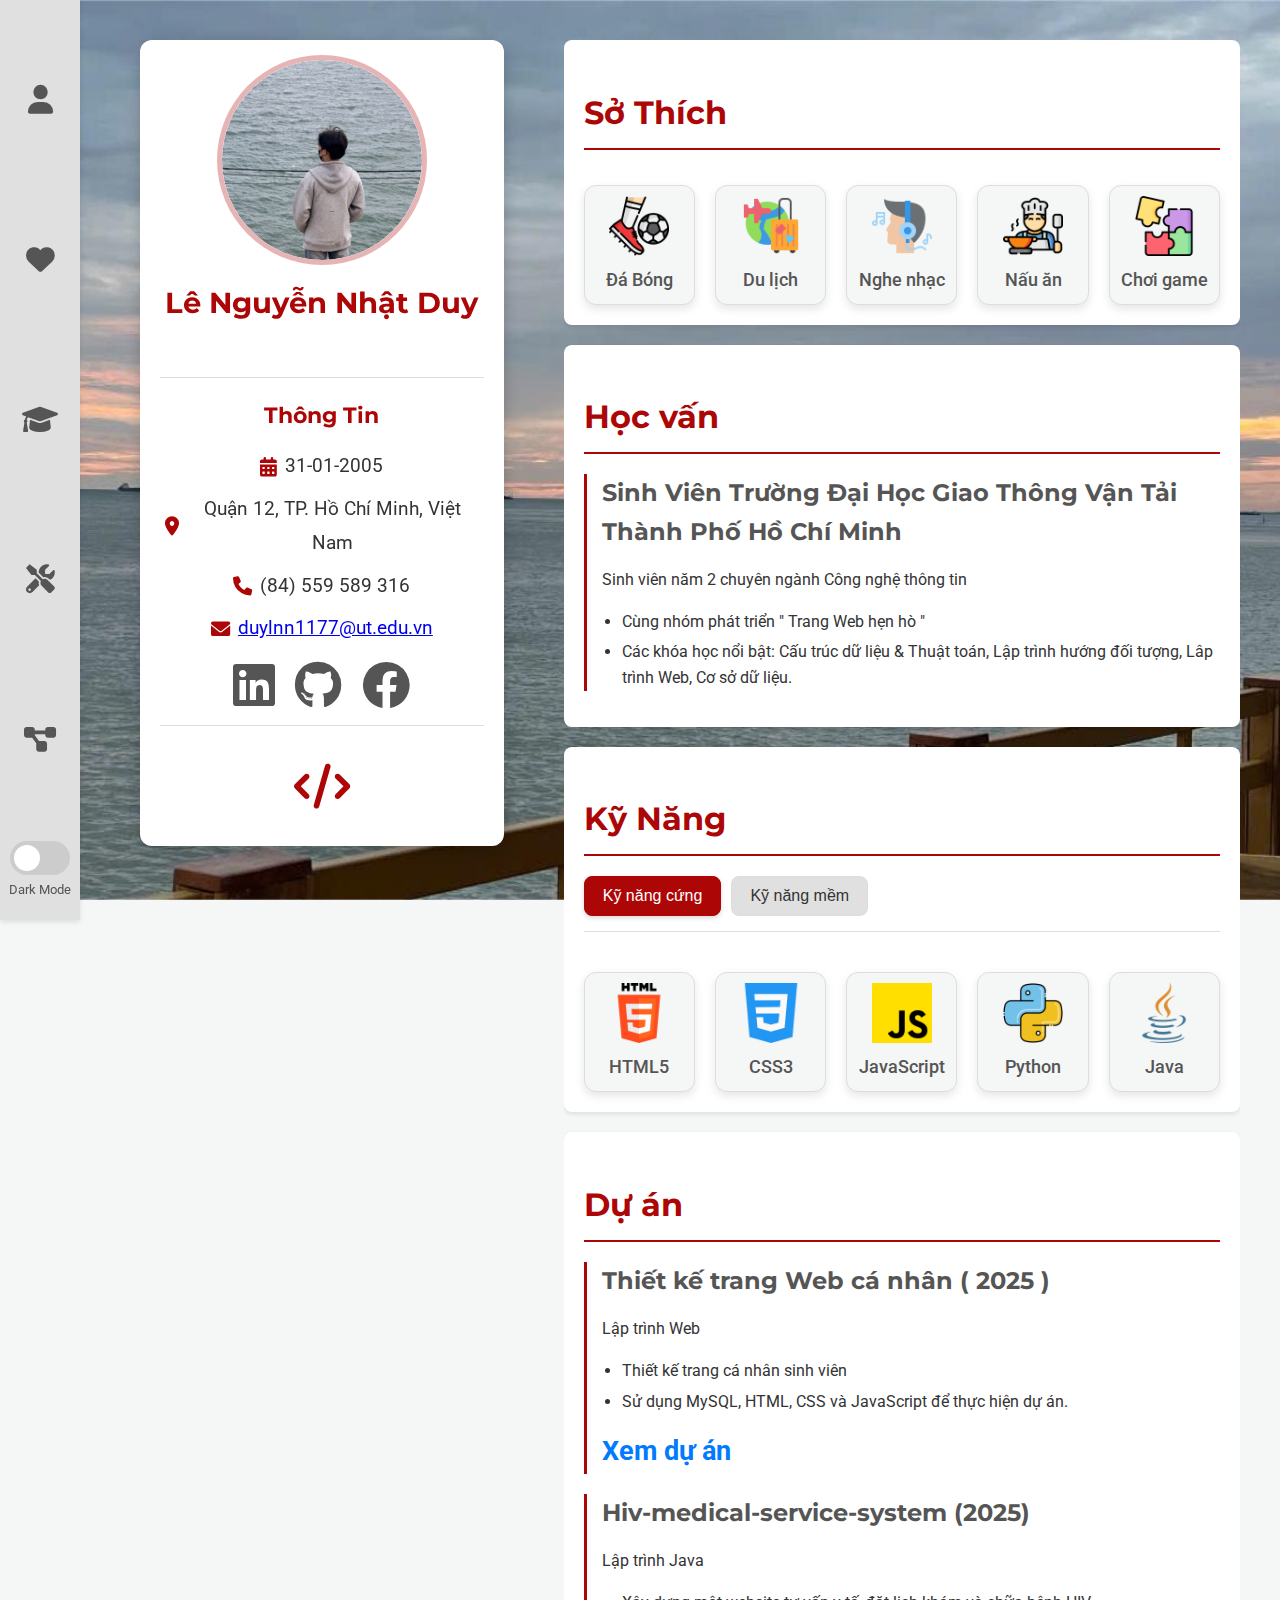
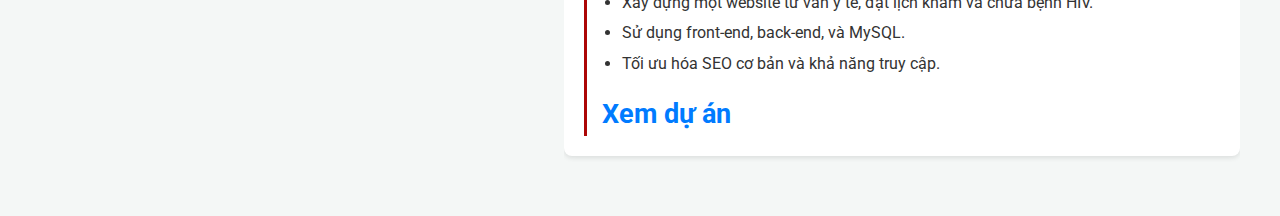
<file: NhatDuy/index.html>
<!DOCTYPE html>
<html lang="vi">
<head>
    <meta charset="UTF-8">
    <meta name="viewport" content="width=device-width, initial-scale=1.0">
    <title>CV Cá Nhân - Lê Nguyễn Nhật Duy</title>
    <link href="https://fonts.googleapis.com/css2?family=Montserrat:wght@400;700&family=Roboto:wght@300;400;700&display=swap" rel="stylesheet">
    <link rel="stylesheet" href="https://cdnjs.cloudflare.com/ajax/libs/font-awesome/6.0.0-beta3/css/all.min.css">
    <link rel="stylesheet" href="CV.css">
</head>
<body>

    <nav class="cv-nav-icons">
        <div class="nav-links-group">
            <a href="#personal-info" title="Thông tin cá nhân"><i class="fas fa-user"></i></a>
            <a href="#hobbies" title="Sở thích"><i class="fas fa-heart"></i></a>
            <a href="#education" title="Học vấn"><i class="fas fa-graduation-cap"></i></a>
            <a href="#skills" title="Kỹ năng"><i class="fas fa-tools"></i></a>
            <a href="#projects" title="Dự án"><i class="fas fa-project-diagram"></i></a>
        </div>
        
        <div class="theme-switch-wrapper"> 
            <label class="theme-switch" for="checkbox">
                <input type="checkbox" id="checkbox" />
                <div class="slider round"></div>
            </label>
            <span class="theme-text">Dark Mode</span>
        </div>
    </nav>

    <div class="main-layout-wrapper">

        <div class="personal-info-column" id="personal-info">
            <div class="profile-header">
                <div class="avatar-container">
                    <img src="ảnh(2).jpg" alt="Ảnh đại diện" class="avatar-effect">
                </div>
                
                <h1 id="cvName">Lê Nguyễn Nhật Duy</h1> 
                <p class="tagline" id="tagline-running-effect">Người con Miền Tây </p> 
            </div>

            <div class="contact-details">
                <h2>Thông Tin</h2>
                <p><i class="fas fa-calendar-alt" style="margin-right: 8px;"></i> <span id="contactDOB">31-01-2005</span></p> 
                <p><i class="fas fa-map-marker-alt" style="margin-right: 8px;"></i> <span id="contactAddress">Quận 12, TP. Hồ Chí Minh, Việt Nam</span></p> 
                <p><i class="fas fa-phone" style="margin-right: 8px;"></i> <span id="contactPhone">(84) 559 589 316</span></p> 
                <p><i class="fas fa-envelope" style="margin-right: 8px;"></i> <a href="mailto:duylnn1177@ut.edu.vn" id="contactEmail">duylnn1177@ut.edu.vn</a></p> 
                <div class="social-links">
                    <a href="https://www.instagram.com/nhatduyleng/" target="_blank" title="LinkedIn"><i class="fab fa-linkedin"></i></a>
                    <a href="https://github.com/NhatDuy-25" target="_blank" title="GitHub"><i class="fab fa-github"></i></a>
                    <a href="https://www.facebook.com/nhatduy.l.ng" target="_blank" title="Facebook"><i class="fab fa-facebook"></i></a>
                </div>
            </div>
            
            <div class="khung-chua-icon">
                <i class="fas fa-solid fa-code icon-nho-nho"></i> 
            </div>

        </div>

        <div class="scrollable-content-column">
            
           <section id="hobbies" class="section">
    <h2>Sở Thích</h2>
    <div class="hobbies-content">
        <div class="hobby-card">
            <img src="football.png" alt="Reading Icon"> <p>Đá Bóng</p>
        </div>
        <div class="hobby-card">
            <img src="travel-bag.png" alt="Traveling Icon"> <p>Du lịch</p>
        </div>
        <div class="hobby-card">
            <img src="listening.png" alt="Music Icon"> <p>Nghe nhạc</p>
        </div>
        <div class="hobby-card">
            <img src="cooking.png" alt="Cooking Icon"> <p>Nấu ăn</p>
        </div>
        <div class="hobby-card">
            <img src="puzzle.png" alt="Gaming Icon"> <p>Chơi game</p>
        </div>
        </div>
</section>

            <section class="section" id="education">
                <h2>Học vấn</h2>
                <div class="entry-item">
                    <h3>Sinh Viên Trường Đại Học Giao Thông Vận Tải Thành Phố Hồ Chí Minh</h3>
                    <p class="period">Sinh viên năm 2 chuyên ngành Công nghệ thông tin</p>
                    <ul>
                        <li>Cùng nhóm phát triển " Trang Web hẹn hò "</li>
                        <li>Các khóa học nổi bật: Cấu trúc dữ liệu & Thuật toán, Lập trình hướng đối tượng, Lâp trình Web, Cơ sở dữ liệu.</li>
                    </ul>
                </div>
            </section>

            <section id="skills" class="section">
    <h2>Kỹ Năng</h2>
    <div class="skills-tabs">
        <button class="tab-button active" data-tab="hard-skills">Kỹ năng cứng</button>
        <button class="tab-button" data-tab="soft-skills">Kỹ năng mềm</button>
    </div>

    <div id="hard-skills" class="skills-content active">
        <div class="skill-card">
            <img src="html-5.png" alt="HTML5 Icon"> <p>HTML5</p>
        </div>
        <div class="skill-card">
            <img src="css-3.png" alt="CSS3 Icon"> <p>CSS3</p>
        </div>
        <div class="skill-card">
            <img src="js.png" alt="JavaScript Icon"> <p>JavaScript</p>
        </div>
        <div class="skill-card">
            <img src="python.png" alt="Python Icon"> <p>Python</p>
        </div>
        <div class="skill-card">
            <img src="java.png" alt="Java Icon"> <p>Java</p>
        </div>
    </div>

    <div id="soft-skills" class="skills-content">
        <div class="skill-card">
            <img src="talking.png" alt="Communication Icon"> <p>Giao tiếp</p>
        </div>
        <div class="skill-card">
            <img src="partners.png" alt="Teamwork Icon"> <p>Làm việc nhóm</p>
        </div>
        <div class="skill-card">
            <img src="reading.png" alt="Problem Solving Icon"> <p>Giải quyết vấn đề</p>
        </div>
    
    </div>
</section>

            <section class="section" id="projects">
                <h2>Dự án</h2>
                <div class="entry-item">
                    <h3> Thiết kế trang Web cá nhân ( 2025 ) </h3>
                    <p class="period">Lập trình Web</p>
                    <ul>
                        <li>Thiết kế trang cá nhân sinh viên </li>
                        <li>Sử dụng MySQL, HTML, CSS và JavaScript để thực hiện dự án.</li>
                    </ul>
                    <div class="links">
                        <a href="https://github.com/NhatDuy-25/Digital-CV.git" target="_blank" style="font-size: 1.7em;">Xem dự án</a>
                    </div>
                </div>
                <div class="entry-item">
                    <h3>Hiv-medical-service-system (2025) </h3>
                    <p class="period">Lập trình Java</p>
                    <ul>
                        <li>Xây dựng một website tư vấn y tế, đặt lịch khám và chữa bệnh HIV.</li>
                        <li>Sử dụng front-end, back-end, và MySQL.</li>
                        <li>Tối ưu hóa SEO cơ bản và khả năng truy cập.</li>
                    </ul>
                    <div class="links">
                        <a href="https://github.com/VinhPhus/hiv-medical-service-system.git" target="_blank" style="font-size: 1.7em;">Xem dự án</a>
                    </div>
                </div>
            </section>

        </div> 
    </div> 

    <script src="CV.js"></script>

</body>
</html>
</file>
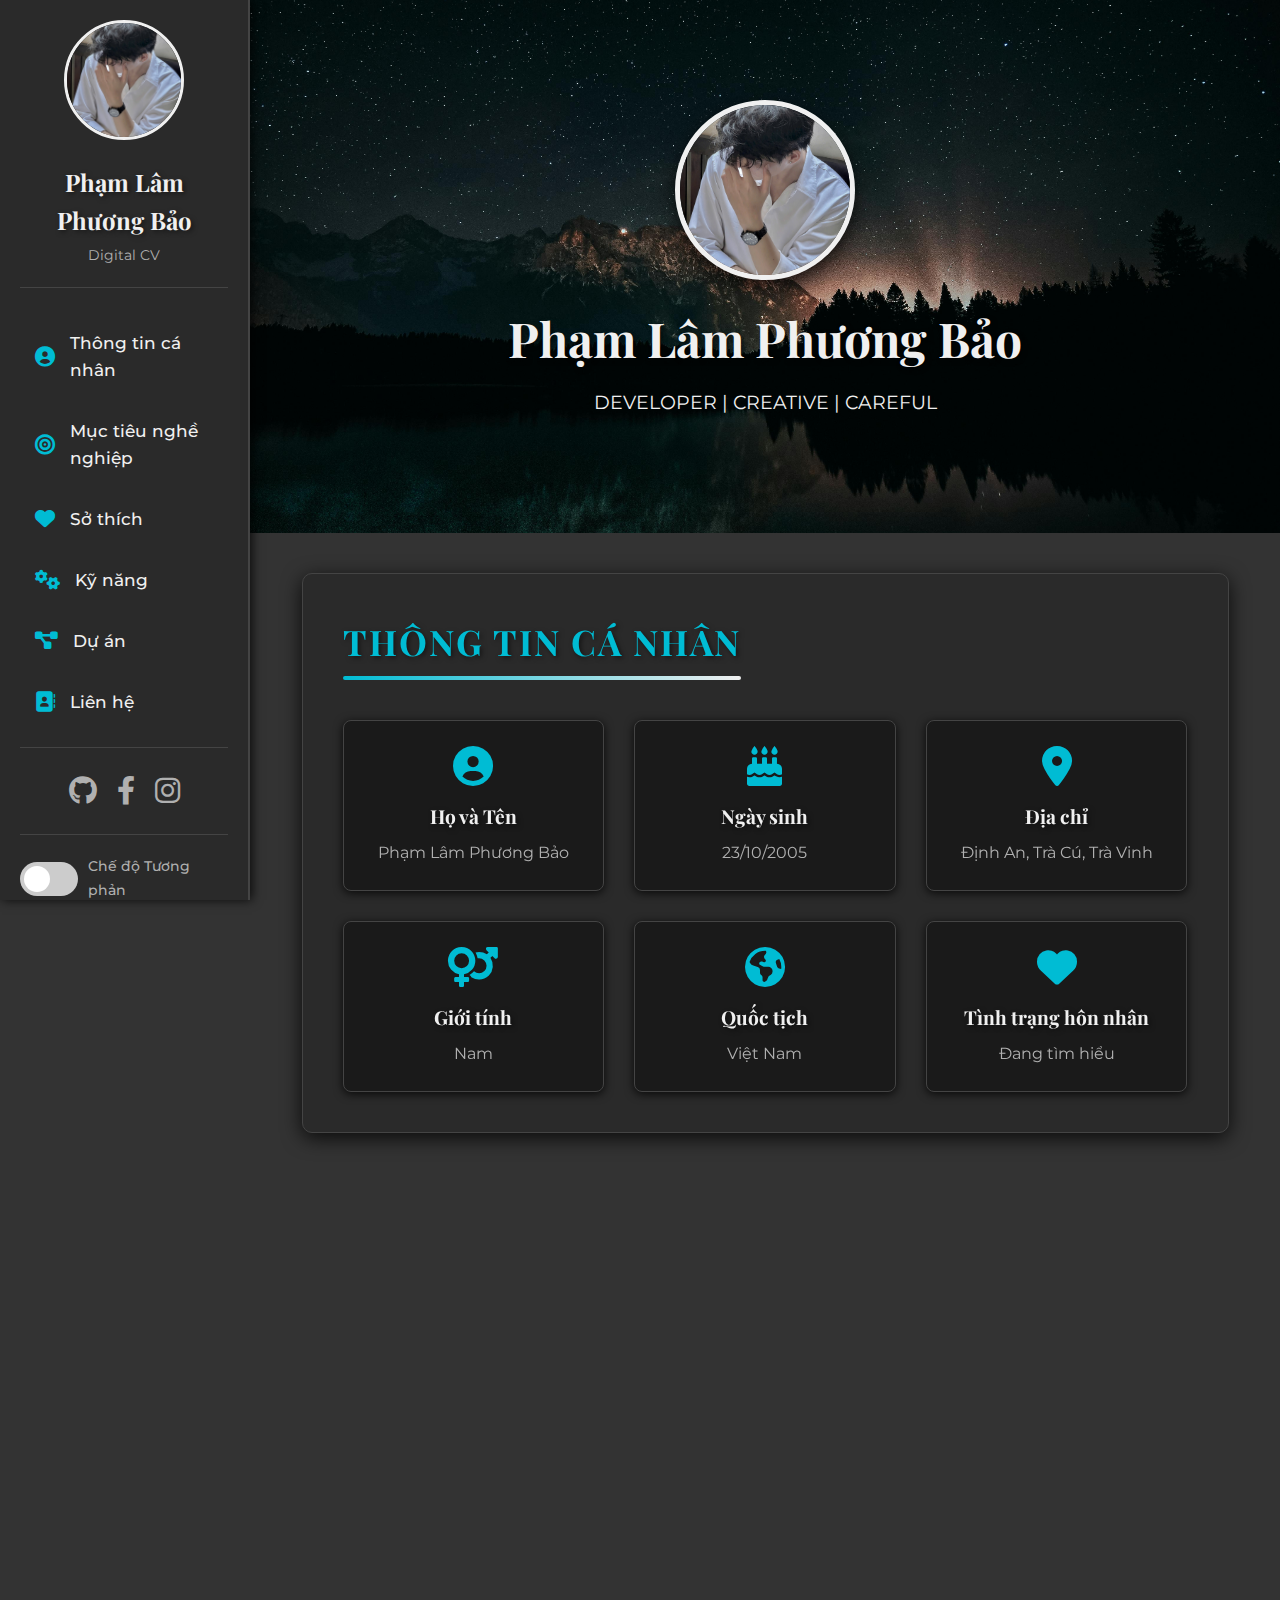
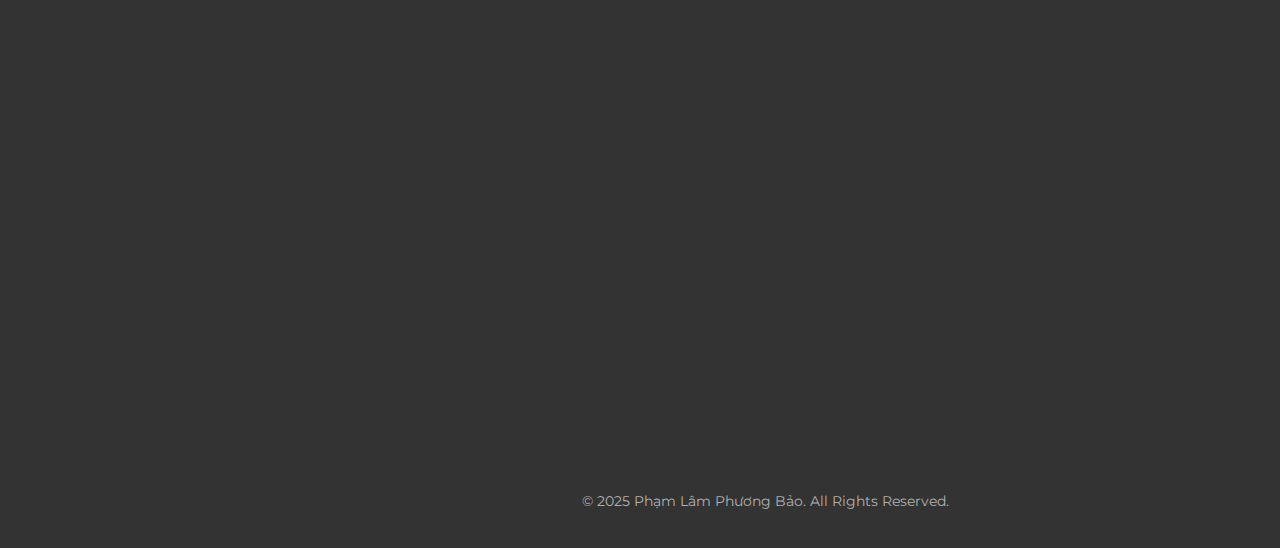
<file: PhuongBao/bao.html>
<!DOCTYPE html>
<html lang="vi">
<head>
    <meta charset="UTF-8">
    <meta name="viewport" content="width=device-width, initial-scale=1.0">
    <title>CV Của Phạm Lâm Phương Bảo</title>
    <link rel="stylesheet" href="assets/css/bao.css">
    <link href="https://fonts.googleapis.com/css2?family=Montserrat:wght@300;400;600;700&family=Playfair+Display:wght@700&display=swap" rel="stylesheet">
    <link rel="stylesheet" href="https://cdnjs.cloudflare.com/ajax/libs/font-awesome/6.0.0-beta3/css/all.min.css">
    
</head>
<body>
    <nav class="sidebar-nav" id="sidebarNav">
        <div class="sidebar-header">
            <img src="assets/images/PB1.jpg" alt="Ảnh cá nhân của bạn" class="sidebar-avatar">
            <h2>Phạm Lâm Phương Bảo</h2>
            <p>Digital CV</p>
        </div>
        <ul class="nav-links">
            <li><a href="#about" onclick="scrollToSection('about', event)"><i class="fas fa-user-circle"></i> Thông tin cá nhân</a></li>
            <li><a href="#career" onclick="scrollToSection('career', event)"><i class="fas fa-bullseye"></i> Mục tiêu nghề nghiệp</a></li>
            <li><a href="#hobbies" onclick="scrollToSection('hobbies', event)"><i class="fas fa-heart"></i> Sở thích</a></li>
            <li><a href="#skills" onclick="scrollToSection('skills', event)"><i class="fas fa-cogs"></i> Kỹ năng</a></li>
            <li><a href="#experience" onclick="scrollToSection('experience', event)"><i class="fas fa-project-diagram"></i> Dự án</a></li>
            <li><a href="#contact" onclick="scrollToSection('contact', event)"><i class="fas fa-address-book"></i> Liên hệ</a></li>
        </ul>
        <div class="sidebar-footer">
            <a href="https://github.com/phuongbao2310" target="_blank" title="GitHub"><i class="fab fa-github"></i></a>
            <a href="https://web.facebook.com/jenz2190/?locale=vi_VN" target="_blank" title="Facebook"><i class="fab fa-facebook-f"></i></a>
            <a href="https://www.instagram.com/_petrichor.05_/" target="_blank" title="Instagram"><i class="fab fa-instagram"></i></a>
        </div>
     <div class="theme-switch-wrapper">
    <label class="theme-switch" for="checkbox">
        <input type="checkbox" id="checkbox" />
        <div class="slider round"></div>
    </label>
    <span class="switch-label">Chế độ Tương phản</span>
</div>

<button class="toggle-sidebar-btn" id="toggleSidebarBtn">
    <i class="fas fa-bars"></i>
</button>
        
    </nav>

    <div class="main-content-wrapper" id="mainContentWrapper">
        <header class="header">
            <div class="banner">
                <div class="container banner-content">
                    <img src="assets/images/PB1.jpg" alt="Ảnh cá nhân của bạn" class="profile-avatar-large">
                    <h1>Phạm Lâm Phương Bảo</h1>
                    <p class="tagline">DEVELOPER | CREATIVE | CAREFUL</p>
                </div>
            </div>
        </header>
        
        <!-- Đặt container sao băng ở đây -->
        <div class="shooting-stars-container">
            <div class="shooting-star star-1"></div>
            <div class="shooting-star star-2"></div>
            <div class="shooting-star star-3"></div>
            <div class="shooting-star star-4"></div>
            <div class="shooting-star star-5"></div>
            <div class="shooting-star star-6"></div>
            <div class="shooting-star star-7"></div>
            <div class="shooting-star star-8"></div>
            <div class="shooting-star star-9"></div>
            <div class="shooting-star star-10"></div>
            <div class="shooting-star star-11"></div>
            <div class="shooting-star star-12"></div>
            <div class="shooting-star star-13"></div>
            <div class="shooting-star star-14"></div>
            <div class="shooting-star star-15"></div>
            <div class="shooting-star star-16"></div>
            <div class="shooting-star star-17"></div>
            <div class="shooting-star star-18"></div>
            <div class="shooting-star star-19"></div>
            <div class="shooting-star star-20"></div>
        </div>

        <main>
    

            <div class="container main-sections">
                <section id="about" class="section-card fade-in">
                    <h2 class="section-title">THÔNG TIN CÁ NHÂN</h2>
                    <div class="about-grid">
                        <div class="about-item" data-section="about">
                            <i class="fas fa-user-circle icon-large"></i>
                            <h3>Họ và Tên</h3>
                            <p data-field="name">Phạm Lâm Phương Bảo</p>
                        </div>
                        <div class="about-item" data-section="about">
                            <i class="fas fa-birthday-cake icon-large"></i>
                            <h3>Ngày sinh</h3>
                            <p data-field="dob">23/10/2005</p>
                        </div>
                        <div class="about-item" data-section="about">
                            <i class="fas fa-map-marker-alt icon-large"></i>
                            <h3>Địa chỉ</h3>
                            <p data-field="address">Định An, Trà Cú, Trà Vinh</p>
                        </div>
                        <div class="about-item" data-section="about">
                            <i class="fas fa-venus-mars icon-large"></i> <h3>Giới tính</h3>
                            <p data-field="gender">Nam</p>
                        </div>
                        <div class="about-item" data-section="about">
                            <i class="fas fa-globe-americas icon-large"></i> <h3>Quốc tịch</h3>
                            <p data-field="nationality">Việt Nam</p>
                        </div>
                        <div class="about-item" data-section="about">
                            <i class="fas fa-heart icon-large"></i> <h3>Tình trạng hôn nhân</h3>
                            <p data-field="marital-status">Đang tìm hiểu</p>
                        </div>
                    </div>
                </section>

                <section id="career" class="section-card fade-in">
                    <h2 class="section-title">Giới Thiệu</h2>
                    <p class="career-goal" data-field="career-goal">
                        Hiện tại tôi đang là sinh viên ngành Công nghệ thông tin tại Trường Đại học Giao thông vận tải Thành phố Hồ Chí Minh.
                        Với những khả năng hiện có của mình, tôi cam kết sẽ hoàn thành tốt những dự án nằm trong lĩnh vực của mình.
                       Tôi thật sự muốn trở thành một người tự do, có thể theo đuổi cũng như làm tất cả những gì bản thân yêu thích và khao khát, không bị gò bó bởi bất cứ thứ gì.
                    </p>
                </section>

                <section id="hobbies" class="section-card fade-in">
                    <h2 class="section-title">SỞ THÍCH</h2>
                    <div class="hobbies-grid">
                        <div class="hobby-item">
                            <i class="fas fa-gamepad icon-medium"></i>
                            <p>Chơi game</p>
                        </div>
                        <div class="hobby-item">
                            <i class="fas fa-book-reader icon-medium"></i>
                            <p>Đọc sách</p>
                        </div>
                        <div class="hobby-item">
                            <i class="fas fa-headphones icon-medium"></i>
                            <p>Nghe nhạc</p>
                        </div>
                    
                        <div class="hobby-item">
                            <i class="fas fa-utensils icon-medium"></i>
                            <p>Nấu ăn</p>
                        </div>
                        <div class="hobby-item">
                            <i class="fas fa-film icon-medium"></i>
                            <p>Xem phim</p>
                        </div>
                    </div>
                
                </section>

                <section id="skills" class="section-card fade-in">
                    <h2 class="section-title">KỸ NĂNG</h2>
                    <div class="skills-flex">
                        <div class="skill-category" data-category-id="programming">
                            <h3><i class="fas fa-code"></i> Kỹ năng lập trình</h3>
                            <ul class="skill-list">
                                
                                <li data-field="skill">HTML / CSS</li>
                                
                                <li data-field="skill">Git / GitHub</li>
                                <li data-field="skill">SQL </li>

                            </ul>
                            <div class="add-new-item add-skill-div">
                                <input type="text" class="new-skill-input" placeholder="Kỹ năng mới">
                                <button class="add-item-btn add-specific-skill-btn"><i class="fas fa-plus"></i> Thêm</button>
                            </div>
                        </div>
                        <div class="skill-category" data-category-id="tools">
                            <h3><i class="fas fa-tools"></i> Công cụ & Kỹ thuật</h3>
                            <ul class="skill-list">
                                <li data-field="skill">VS Code</li>
                                <li data-field="skill">Figma </li>
                                
                               
                                
                                <li data-field="skill">Teamwork</li>
                            </ul>
                        </div>
                    </div>
                </section>

                <section id="experience" class="section-card fade-in">
                    <h2 class="section-title">DỰ ÁN TIÊU BIỂU</h2>
                    <div class="project-grid">
                        <div class="project-item" data-project-id="1">
                            <h3 data-field="project-title">Dự án: Trang chủ và CV bản thân</h3>
                            <p class="project-role" data-field="project-role">Là người xây dựng dự án.</p>
                            <p class="project-description" data-field="project-description">
                               Xây dựng một trang web cá nhân để giới thiệu bản thân, kỹ năng và dự án. Trang web bao gồm các phần thông tin cá nhân, mục tiêu nghề nghiệp, sở thích, kỹ năng và dự án tiêu biểu.
                            </p>
                            <ul class="project-tech-stack" data-field="project-tech-stack">
                                <li data-field="tech">HTML</li>
                                <li data-field="tech">CSS3</li>
                                <li data-field="tech">Clean Code, Comment</li>
                                
                            </ul>
                            <a href="https://github.com/phuongbao2310/Giao-di-n-Web" target="_blank" class="btn-project">Xem dự án <i class="fas fa-external-link-alt"></i></a>
                        </div>
                        <div class="project-item" data-project-id="2">
                            <h3 data-field="project-title">Dự án: HIV Treatment and Medical Services System</h3>
                            <p class="project-role" data-field="project-role">Cập nhật nội dung lên Git</p>
                            <p class="project-description" data-field="project-description">
                                Là một phần mềm hỗ trợ người bệnh HIV tiếp cận dịch vụ y tế một cách an toàn, tiện lợi và riêng tư.
                            </p>
                            <ul class="project-tech-stack" data-field="project-tech-stack">
                                <li data-field="tech">Java JDK 23</li>
                                <li data-field="tech">Spring Boot (Backend)</li>
                                <li data-field="tech">MySQL/PostgreSQL (Database)</li>
                                <li data-field="tech">ReactJS / Next.js</li>
                            </ul>
                            <a href="https://github.com/VinhPhus/hiv-medical-service-system" target="_blank" class="btn-project">Xem dự án <i class="fas fa-external-link-alt"></i></a>
                        </div>
                    </div>

                </section>

                <section id="contact" class="section-card fade-in">
                    <h2 class="section-title">LIÊN HỆ</h2>
                    <div class="contact-grid">
                        <div class="contact-info-item" data-contact-id="github">
                            <i class="fab fa-github icon-large"></i>
                            <h3>GitHub</h3>
                            <a href="https://github.com/phuongbao2310" target="_blank" data-field="link">BaoPhwww</a>
                        </div>
                        <div class="contact-info-item" data-contact-id="facebook">
                            <i class="fab fa-facebook-f icon-large"></i>
                            <h3>Facebook</h3>
                            <a href="https://web.facebook.com/jenz2190/?locale=vi_VN" target="_blank" data-field="link">Phạm Lâm Phương Bảo</a>
                        </div>
                        <div class="contact-info-item" data-contact-id="instagram">
                            <i class="fab fa-instagram icon-large"></i>
                            <h3>Instagram</h3>
                            <a href="https://www.instagram.com/_petrichor.05_/" target="_blank" data-field="link">_petrichor.05_</a>
                        </div>
                        <div class="contact-info-item" data-contact-id="email">
                            <i class="fas fa-envelope icon-large"></i>
                            <h3>Email</h3>
                            <a href="mailto:archerhelmsley@gmail.com" data-field="link">archerhelmsley@gmail.com</a>
                        </div>
                        <div class="contact-info-item" data-contact-id="phone">
                            <i class="fas fa-phone-alt icon-large"></i>
                            <h3>Điện thoại</h3>
                            <span data-field="text">0383973851</span>
                        </div>
                        
                    </div>
                    <button class="add-contact-btn edit-btn-section" style="margin-top: 30px;"><i class="fas fa-plus"></i> Thêm Liên hệ</button>
                </section>
            </div>
        </main>

        <footer class="footer">
            <p>&copy; 2025 Phạm Lâm Phương Bảo. All Rights Reserved.</p>
        </footer>
    </div>



    <script src="assets/js/bao.js"></script>
    <script src="assets/js/smooth-scroll.js"></script>
</body>
</html>
</file>
<file: NhatDuy/CV.css>
/* General Body Styles */
body {
    font-family: 'Roboto', sans-serif;
    line-height: 1.6;
    margin: 0;
    padding: 0;
    background-color: var(--background-color); /* Màu nền dự phòng cho body */
    color: var(--text-color);
    display: flex; /* Sử dụng Flexbox để đặt thanh nav và main-layout-wrapper */
    min-height: 100vh; /* Chiều cao tối thiểu bằng chiều cao viewport */
    overflow-x: hidden; /* Ngăn cuộn ngang nếu nội dung tràn */

    /* --- FULL-PAGE BACKGROUND IMAGE CHO BODY --- */
    background-image: url('backroud.jpg'); /* ĐẢM BẢO ĐƯỜNG DẪN NÀY CHÍNH XÁC */
    background-size: cover; /* Phủ đầy toàn bộ body */
    background-position: center center; /* Căn giữa ảnh nền */
    background-repeat: no-repeat; /* Không lặp ảnh */
    background-attachment: fixed; /* Giữ ảnh nền cố định khi cuộn */
    /* --- KẾT THÚC FULL-PAGE BACKGROUND IMAGE --- */
}

/* --- LIGHT THEME --- */
:root {
    --background-color: #f4f7f6;
    --background-color-rgb: 244, 247, 246; /* RGB của #f4f7f6 */
    --text-color: #333;
    --primary-color: #ac0606; /* Màu đỏ đậm cho các điểm nhấn */
    --primary-color-rgb: 172, 6, 6; /* RGB của #ac0606 cho rgba() usage */
    --primary-color-darker: #8a0505; /* Màu đậm hơn cho trạng thái hover */
    --secondary-color: #555;
    --border-color: #ddd; /* Màu xám nhạt cho viền */
    --header-bg: #e0e0e0;
    --section-bg: #fff; /* Màu nền cho CÁC SECTION VÀ CỘT THÔNG TIN CÁ NHÂN */
    --link-color: #007bff;
    --box-shadow: 0 2px 5px rgba(0,0,0,0.1);

    --nav-icon-hover-bg: var(--primary-color);
    --nav-icon-hover-color: white;
}

/* --- DARK THEME --- */
body.dark-theme {
    --background-color: #282c34;
    --background-color-rgb: 40, 44, 52; /* RGB của #282c34 */
    --text-color: #e2e2e2;
    --primary-color: #61dafb; /* Màu xanh nhạt cho các điểm nhấn trong chế độ tối */
    --primary-color-rgb: 97, 218, 251; /* RGB của #61dafb */
    --primary-color-darker: #4faedb; /* Màu đậm hơn cho trạng thái hover trong chế độ tối */
    --secondary-color: #bbb;
    --border-color: #444;
    --header-bg: #3c414a;
    --section-bg: #32363e; /* Màu nền cho CÁC SECTION VÀ CỘT THÔNG TIN CÁ NHÂN */
    --link-color: #8be9fd;
    --box-shadow: 0 2px 5px rgba(0,0,0,0.3);

    --nav-icon-hover-bg: var(--primary-color);
    --nav-icon-hover-color: var(--background-color);
}

/* --- THANH MENU CỐ ĐỊNH BÊN TRÁI (NAVIGATIon BAR) --- */
.cv-nav-icons {
    position: fixed; /* Cố định vị trí trên màn hình */
    left: 0; /* Cách lề trái 0 */
    top: 0; /* Cách lề trên 0 */
    height: 100%; /* Chiều cao bằng 100% viewport */
    width: 80px; /* **ĐIỀU CHỈNH: Chiều rộng của thanh menu** */
    background-color: var(--header-bg);
    padding-top: 20px; /* Khoảng đệm trên */
    display: flex;
    flex-direction: column; /* Sắp xếp các mục theo cột */
    align-items: center; /* Căn giữa theo chiều ngang */
    box-shadow: var(--box-shadow);
    z-index: 1000; /* Đảm bảo nó luôn ở trên cùng */
}

.nav-links-group {
    display: flex;
    flex-direction: column; /* Sắp xếp các link theo cột */
    align-items: center; /* Căn giữa theo chiều ngang */
    justify-content: space-around; /* Phân bố đều khoảng cách giữa các link */
    flex-grow: 1; /* Cho phép nhóm link mở rộng lấp đầy không gian */
    width: 100%; /* Chiếm 100% chiều rộng của thanh nav */
    padding-bottom: 20px; /* Khoảng đệm dưới */
}

.cv-nav-icons a {
    color: var(--secondary-color);
    font-size: 1.8em; /* **ĐIỀU CHỈNH: Kích thước icon menu** */
    padding: 15px 0; /* **ĐIỀU CHỈNH: Khoảng đệm trên dưới cho mỗi icon** */
    display: block; /* Để mỗi icon chiếm toàn bộ chiều rộng có thể click */
    width: 100%; /* Chiếm 100% chiều rộng của thanh nav */
    text-align: center; /* Căn giữa icon */
    transition: background-color 0.3s ease, color 0.3s ease;
}

.cv-nav-icons a:hover {
    background-color: var(--nav-icon-hover-bg);
    color: var(--nav-icon-hover-color);
}

/* Theme Switch */
.theme-switch-wrapper {
    position: static; /* Vị trí tĩnh, nằm trong luồng tài liệu */
    margin-bottom: 20px; /* Khoảng cách dưới */
    display: flex;
    flex-direction: column;
    align-items: center;
    gap: 5px; /* Khoảng cách giữa slider và text */
}

.theme-switch {
    display: inline-block;
    height: 34px; /* **ĐIỀU CHỈNH: Chiều cao của switch** */
    position: relative;
    width: 60px; /* **ĐIỀU CHỈNH: Chiều rộng của switch** */
}

.theme-switch input {
    display: none; /* Ẩn checkbox gốc */
}

.slider {
    background-color: #ccc;
    bottom: 0;
    cursor: pointer;
    left: 0;
    position: absolute;
    right: 0;
    top: 0;
    transition: .4s;
}

.slider:before {
    background-color: #fff;
    bottom: 4px;
    content: "";
    height: 26px; /* **ĐIỀU CHỈNH: Chiều cao của nút trượt** */
    left: 4px;
    position: absolute;
    transition: .4s;
    width: 26px; /* **ĐIỀU CHỈNH: Chiều rộng của nút trượt** */
}

input:checked + .slider {
    background-color: var(--primary-color);
}

input:checked + .slider:before {
    transform: translateX(26px); /* Di chuyển nút trượt */
}

.slider.round {
    border-radius: 34px; /* Bo tròn viền slider */
}

.slider.round:before {
    border-radius: 50%; /* Bo tròn nút trượt */
}

.theme-text {
    color: var(--secondary-color);
    font-size: 0.8em; /* **ĐIỀU CHỈNH: Kích thước chữ "Dark Mode"** */
}

.hobbies-content {
    display: flex; /* Kích hoạt Flexbox cho container chứa các thẻ sở thích */
    flex-wrap: wrap; /* Cho phép các thẻ xuống dòng nếu không đủ chỗ */
    gap: 20px; /* Khoảng cách giữa các hobby-card */
    justify-content: center; /* CĂN GIỮA CÁC THẺ HOBBY-CARD TRONG HÀNG */
    padding-top: 15px; /* Khoảng cách từ tiêu đề section đến các thẻ */
    width: 100%; /* Đảm bảo hobbies-content chiếm toàn bộ chiều rộng của cha */
}


.hobby-card {
    background-color: var(--background-color); /* Màu nền của mỗi thẻ sở thích */
    border: 1px solid var(--border-color); /* Viền thẻ */
    border-radius: 12px; /* Bo góc thẻ */
    padding: 15px 10px; /* Khoảng đệm bên trong thẻ */
    
    /* Tính toán chiều rộng tương tự skill-card để chúng nằm ngang */
    width: calc((100% - 80px) / 5); /* Chiều rộng tính toán cho 5 thẻ trên 1 hàng */
    max-width: 120px; /* Giới hạn chiều rộng tối đa */
    min-width: 90px; /* Giới hạn chiều rộng tối thiểu khi co giãn */
    height: 120px; /* Chiều cao cố định */
    
    display: flex;
    flex-direction: column; /* Sắp xếp icon và chữ theo cột */
    align-items: center; /* Căn giữa nội dung */
    justify-content: center;
    text-align: center;
    box-shadow: 0 4px 10px rgba(0,0,0,0.1); /* Đổ bóng nhẹ ban đầu */
    transition: transform 0.3s ease, box-shadow 0.3s ease; /* Hiệu ứng chuyển động mượt mà */
    box-sizing: border-box; /* Đảm bảo padding và border được tính vào width */
}

/* Hiệu ứng khi hover vào thẻ sở thích (NỔI LÊN) */
.hobby-card:hover {
    transform: translateY(-8px); /* Nhấc thẻ lên 8px khi hover */
    box-shadow: 0 8px 20px rgba(0,0,0,0.2); /* Đổ bóng mạnh hơn và rõ hơn khi hover */
}

.hobby-card img {
    max-width: 60px; /* Kích thước icon bên trong thẻ */
    height: auto;
    margin-bottom: 10px;
}

.hobby-card p {
    margin: 0;
    font-size: 1.1em; /* Kích thước chữ sở thích */
    color: var(--secondary-color);
    font-weight: 500;
}
/* Thêm vào nếu bạn có wrapper chứa các hobby-card để căn giữa toàn bộ nhóm */
.hobbies-content {
    display: flex;
    flex-wrap: wrap;
    gap: 20px;
    justify-content: center; /* Căn giữa các thẻ hobby-card trong hàng */
    padding-top: 15px;
}
/* --- KHỐI CHÍNH CỦA CV (MAIN LAYOUT WRAPPER) --- */
.main-layout-wrapper {
    flex-grow: 1; /* Cho phép nó mở rộng lấp đầy khoảng trống còn lại */
    margin-left: 80px; /* Tạo khoảng trống bằng chiều rộng của thanh nav */
    padding: 20px; /* **ĐIỀU CHỈNH: Khoảng đệm tổng thể bên ngoài các cột** */
    display: flex; /* Sử dụng Flexbox để đặt các cột bên trong */
    justify-content: center; /* Căn giữa nội dung theo chiều ngang */
    align-items: flex-start; /* Căn nội dung lên đầu theo chiều dọc */
    min-height: 100vh; /* Chiều cao tối thiểu bằng chiều cao viewport */
    box-sizing: border-box; /* Bao gồm padding trong kích thước */

    /* Bỏ background, border-radius, box-shadow ở đây để background của body được thấy */
    background-color: transparent;
    border-radius: 0;
    box-shadow: none;
/* --- CÁC THAY ĐỔI CẦN THIẾT --- */
    /* Giới hạn độ rộng tối đa của nội dung.
       Bắt đầu với một giá trị lớn hơn để giảm ít, ví dụ 1400px hoặc 1300px.
       Bạn có thể giảm dần giá trị này để container hẹp hơn nữa. */
    max-width: 2300px; 
    
    /* Căn giữa nội dung trong phần không gian còn lại sau thanh nav bar (80px).
       'auto' ở 'margin-right' sẽ tạo khoảng trống đều ở bên phải so với bên trái (80px). */
    margin: 100px auto 1000px 120px; 

    /* --- THÊM DÒNG NÀY ĐỂ TẠO KHOẢNG TRỐNG GIỮA CÁC CỘT --- */
    gap: 40px; /* Ví dụ: Tăng khoảng cách lên 40px. Bạn có thể thử 30px, 50px, v.v. */
    /* Hoặc chỉ muốn gap theo chiều ngang: column-gap: 40px; */
    /* --- KẾT THÚC THAY ĐỔI --- */
    /* Thêm margin hai bên để tạo khoảng trống giữa wrapper và cạnh màn hình */
    margin-right: 20px; /* **ĐIỀU CHỈNH: Khoảng cách lề phải** */
    margin-top: 20px; /* **ĐIỀU CHỈNH: Khoảng cách lề trên** */
    margin-bottom: 20px; /* **ĐIỀU CHỈNH: Khoảng cách lề dưới** */
    width: auto; /* Chiều rộng tự động co giãn theo nội dung con */
}

/* --- SKILLS SECTION (Mục Kỹ năng) --- */
.skills-tabs {
    display: flex;
    flex-wrap: wrap;
    gap: 10px;
    margin-bottom: 25px;
    border-bottom: 1px solid var(--border-color);
    padding-bottom: 15px;
}

.tab-button {
    background-color: var(--header-bg);
    color: var(--text-color);
    border: 1px solid var(--border-color);
    padding: 10px 18px;
    border-radius: 8px;
    cursor: pointer;
    font-size: 1em;
    transition: background-color 0.3s ease, color 0.3s ease, border-color 0.3s ease;
    white-space: nowrap;
}

.tab-button:hover {
    background-color: var(--primary-color-darker);
    color: white;
    border-color: var(--primary-color-darker);
}

.tab-button.active {
    background-color: var(--primary-color);
    color: white;
    border-color: var(--primary-color);
    box-shadow: 0 2px 5px rgba(0,0,0,0.15);
}

/* Ẩn tất cả nội dung tab mặc định */
.skills-content {
    display: none;
    padding-top: 15px;
    animation: fadeIn 0.5s ease-in-out;
}

/* Hiển thị nội dung tab active và sắp xếp các thẻ kỹ năng */
.skills-content.active {
    display: flex; /* Sắp xếp các skill-card theo hàng ngang */
    flex-wrap: wrap; /* Cho phép các thẻ xuống dòng nếu không đủ chỗ */
    gap: 20px; /* Khoảng cách giữa các skill-card (20px ngang và dọc) */
    justify-content: center; /* Căn giữa các skill-card trong hàng */
}

/* Keyframe cho hiệu ứng fadeIn */
@keyframes fadeIn {
    from { opacity: 0; transform: translateY(10px); }
    to { opacity: 1; transform: translateY(0); }
}

.skill-card {
    background-color: var(--background-color);
    border: 1px solid var(--border-color);
    border-radius: 12px;
    padding: 15px 10px;
    /* Tính toán chiều rộng để 5 thẻ nằm vừa 1 hàng (trên màn hình lớn) */
    /* (100% - 4 * gap) / 5 = (100% - 80px) / 5 */
    width: calc((100% - 80px) / 5); /* Chiều rộng tính toán cho 5 thẻ trên 1 hàng */
    max-width: 120px; /* Giới hạn chiều rộng tối đa để không quá lớn */
    min-width: 90px; /* Giới hạn chiều rộng tối thiểu khi co giãn */
    height: 120px; /* Chiều cao cố định */
    display: flex;
    flex-direction: column;
    align-items: center;
    justify-content: center;
    text-align: center;
    box-shadow: 0 4px 10px rgba(0,0,0,0.1);
    transition: transform 0.3s ease, box-shadow 0.3s ease; /* Hiệu ứng chuyển động mượt mà */
    box-sizing: border-box; /* Đảm bảo padding và border được tính vào width */
}

/* Hiệu ứng khi hover vào thẻ kỹ năng (NỔI LÊN) */
.skill-card:hover {
    transform: translateY(-8px); /* Nhấc thẻ lên 8px khi hover */
    box-shadow: 0 8px 20px rgba(0,0,0,0.2); /* Đổ bóng mạnh hơn và rõ hơn khi hover */
}

.skill-card img {
    max-width: 60px; /* Kích thước icon bên trong thẻ */
    height: auto;
    margin-bottom: 10px;
}

.skill-card p {
    margin: 0;
    font-size: 1.1em; /* Kích thước chữ kỹ năng */
    color: var(--secondary-color);
    font-weight: 500;
}

/* --- CỘT THÔNG TIN CÁ NHÂN (PERSONAL INFO COLUMN) --- */
.personal-info-column {
    width: 450px; /* **ĐIỀU CHỈNH: Chiều rộng cố định của cột thông tin cá nhân** */
    /* min-width và max-width không cần thiết nếu bạn đã có width cố định cho desktop */
    
    /* Các thuộc tính để nó thành khối độc lập có bo góc, đổ bóng */
    background-color: var(--section-bg); /* Màu nền của cột */
    border-radius: 12px; /* **ĐIỀU CHỈNH: Độ bo góc** */
    box-shadow: 0 5px 15px rgba(0,0,0,0.2); /* Đổ bóng */
    padding: 20px; /* **ĐIỀU CHỈNH: Khoảng đệm bên trong cột** */
    
    border-right: none; /* Bỏ viền phải nếu có */
    overflow-y: hidden; /* Ẩn thanh cuộn nếu nội dung tràn */
    
    position: sticky; /* Giữ vị trí cố định khi cuộn */
    top: 20px; /* **ĐIỀU CHỈNH: Cách mép trên của viewport (phù hợp với margin-top của main-layout-wrapper)** */
    align-self: flex-start; /* Để nó dính lên đầu cột flex */
    height: fit-content; /* Chiều cao tự điều chỉnh theo nội dung */
    margin-right: 20px; /* **ĐIỀU CHỈNH: Khoảng cách giữa cột thông tin cá nhân và cột nội dung** */
}

.personal-info-column .profile-header {
    position: relative;
    display: flex;
    flex-direction: column;
    align-items: center;
    text-align: center;
    padding-bottom: 20px; /* Khoảng đệm dưới */
    border-bottom: 1px solid var(--border-color); /* Viền dưới */
    margin-bottom: 20px; /* Khoảng cách dưới */
}

/* Edit icon (if present) */
.edit-icon-near-avatar {
    position: absolute;
    top: 25px;
    right: 25px;
    color: var(--primary-color);
    font-size: 20px; /* Kích thước icon */
    background-color: var(--background-color);
    padding: 8px; /* Khoảng đệm quanh icon */
    border-radius: 50%;
    box-shadow: 0 2px 5px rgba(0,0,0,0.2);
    transition: all 0.3s ease;
    z-index: 10;
}

.edit-icon-near-avatar:hover {
    color: var(--text-color);
    background-color: var(--primary-color);
    transform: scale(1.1);
    cursor: pointer;
}

/* AVATAR EFFECTS - NEW PULSE EFFECT */
.avatar-container {
    width: 200px; /* Kích thước khung avatar */
    height: 200px;
    border-radius: 50%; /* Làm tròn khung */
    overflow: hidden; /* Cắt ảnh theo khung tròn */
    margin-bottom: 20px; /* Khoảng cách dưới ảnh */
    position: relative;
    
    /* Hiệu ứng pulse: */
    box-shadow: 0 0 0 5px rgba(var(--primary-color-rgb), 0.3); /* Viền ban đầu */
    animation: pulse-avatar 2s infinite alternate ease-in-out; /* Hoạt ảnh "nhấp nháy" nhẹ */
}

.avatar-effect {
    width: 100%;
    height: 100%;
    object-fit: cover; /* Đảm bảo ảnh vừa khung mà không bị méo */
    display: block; /* Loại bỏ khoảng trắng dưới ảnh */
    border-radius: 50%; /* Đảm bảo ảnh cũng tròn */
}

/* Keyframes cho hiệu ứng pulse của avatar */
@keyframes pulse-avatar {
    0% {
        box-shadow: 0 0 0 5px rgba(var(--primary-color-rgb), 0.3);
    }
    100% {
        box-shadow: 0 0 0 10px rgba(var(--primary-color-rgb), 0.6);
    }
}

h1 {
    margin: 0;
    color: var(--primary-color);
    font-family: 'Montserrat', sans-serif;
    font-size: 1.8em; /* **ĐIỀU CHỈNH: Kích thước tên CV** */
}

.tagline {
    font-style: italic;
    color: var(--secondary-color);
    margin: 8px 0 0; /* Khoảng cách trên dưới */
    font-size: 0.9em; /* **ĐIỀU CHỈNH: Kích thước tagline** */
    white-space: nowrap;
    overflow: hidden;
    display: inline-block;
    border-right: 2px solid transparent;
    animation: typing-cursor 0.75s infinite;
}

/* TYPING EFFECT KEYFRAMES */
@keyframes typing {
    from { width: 0; }
    to { width: 100%; }
}

@keyframes typing-cursor {
    from, to { border-color: transparent; }
    50% { border-color: var(--secondary-color); }
}

.char-typing-effect {
    opacity: 0;
    animation: fade-in-char 0.05s forwards;
}

@keyframes fade-in-char {
    to { opacity: 1; }
}

.personal-info-column .contact-details,
.personal-info-column .about-me {
    padding-bottom: 15px; /* Khoảng đệm dưới */
    margin-bottom: 15px; /* Khoảng cách dưới */
    border-bottom: 1px solid var(--border-color); /* Viền dưới */
}

.personal-info-column .contact-details:last-of-type,
.personal-info-column .about-me:last-of-type {
    border-bottom: none; /* Bỏ viền dưới cho mục cuối cùng */
}

.personal-info-column .contact-details p {
    margin: 8px 0; /* Khoảng cách trên dưới cho các dòng thông tin */
    line-height: 1.8;
    text-align: justify;
    text-align-last: center; /* Có thể không cần thiết nếu text không justify */
    padding: 0 5px; /* Khoảng đệm ngang */
    font-size: 1.2em; /* **ĐIỀU CHỈNH: Kích thước chữ thông tin liên hệ** */
    display: flex; /* Để căn chỉnh icon và text */
    align-items: center; /* Căn giữa theo chiều dọc */
}

.personal-info-column .contact-details p i { /* Định dạng icon trong contact details */
    margin-right: 8px;
    color: var(--primary-color);
}


.personal-info-column .about-me p {
    margin: 10px 0; /* Khoảng cách trên dưới */
    line-height: 1.7;
    text-align: justify;
    text-align-last: center; /* Có thể không cần thiết nếu text không justify */
    padding: 0 5px; /* Khoảng đệm ngang */
    font-size: 1.2em; /* **ĐIỀU CHỈNH: Kích thước chữ phần giới thiệu** */
}

.personal-info-column .about-me h2,
/* Căn giữa tiêu đề "Thông Tin" */
.personal-info-column .contact-details h2 {
    color: var(--primary-color);
    font-family: 'Montserrat', sans-serif;
    font-size: 1.4em;
    margin-top: 0;
    margin-bottom: 15px;
    text-align: center; /* THÊM DÒNG NÀY ĐỂ CĂN GIỮA TIÊU ĐỀ */
}

/* Căn giữa các dòng thông tin chi tiết */
.personal-info-column .contact-details p {
    margin: 8px 0;
    line-height: 1.8;
    /* text-align: justify;  Có thể bỏ nếu không muốn giãn đều hai biên */
    text-align: center; /* THÊM DÒNG NÀY ĐỂ CĂN GIỮA NỘI DUNG TỪNG DÒNG */
    padding: 0 5px;
    font-size: 1.2em;
    display: flex; /* Giữ flex để căn icon và text trên cùng một dòng */
    align-items: center; /* Căn giữa icon và text theo chiều dọc */
    justify-content: center; /* THÊM DÒNG NÀY ĐỂ CĂN GIỮA CẢ ICON VÀ TEXT TRÊN MỘT DÒNG */
}

/* Căn giữa tiêu đề "About Me" (nếu có) */
.personal-info-column .about-me h2 {
    color: var(--primary-color);
    font-family: 'Montserrat', sans-serif;
    font-size: 1.4em;
    margin-top: 0;
    margin-bottom: 15px;
    text-align: center; /* Đảm bảo cả tiêu đề About Me cũng căn giữa */
}

/* Căn giữa nội dung About Me */
.personal-info-column .about-me p {
    margin: 10px 0;
    line-height: 1.7;
    /* text-align: justify; */
    text-align: center; /* Căn giữa nội dung About Me */
    padding: 0 5px;
    font-size: 1.2em;
}

/* --- CỘT NỘI DUNG CUỘN ĐƯỢC (SCROLLABLE CONTENT COLUMN) --- */
.scrollable-content-column {
    flex-grow: 1; /* Cho phép nó mở rộng lấp đầy khoảng trống còn lại */
    overflow-y: auto; /* CỘT NÀY SẼ CÓ THANH CUỘN DỌC RIÊNG */
    padding: 0px; /* **ĐIỀU CHỈNH: Khoảng đệm bên trong cột (đã bỏ để các section tự có padding)** */
    box-sizing: border-box;

    /* Bỏ các thuộc tính màu nền, bo góc, đổ bóng ở đây để các section con tự quản lý */
    background-color: transparent;
    border-radius: 0;
    box-shadow: none;
    
    min-height: calc(100vh - 40px); /* Chiều cao tối thiểu, 40px = 2*20px padding của main-layout-wrapper */
    /* Có thể set max-height nếu muốn nó cuộn ngay cả khi nội dung ít hơn min-height */
}

/* --- CÁC SECTION BÊN TRONG CỘT NỘI DUNG (Học vấn, Kỹ năng, Dự án) --- */
.section {
    background-color: var(--section-bg); /* **ĐIỀU CHỈNH: Màu nền của mỗi section** */
    padding: 20px; /* **ĐIỀU CHỈNH: Khoảng đệm bên trong mỗi section** */
    margin-bottom: 20px; /* **ĐIỀU CHỈNH: Khoảng cách dưới mỗi section (tạo khoảng trống giữa các khối)** */
    border-radius: 8px; /* **ĐIỀU CHỈNH: Độ bo góc cho mỗi section** */
    box-shadow: var(--box-shadow); /* Đổ bóng cho mỗi section */
}

.section h2 {
    color: var(--primary-color);
    font-family: 'Montserrat', sans-serif;
    border-bottom: 2px solid var(--primary-color); /* Độ dày và màu viền dưới */
    padding-bottom: 10px; /* Khoảng đệm dưới tiêu đề */
    margin-bottom: 20px; /* Khoảng cách dưới tiêu đề */
    font-size: 2em; /* **ĐIỀU CHỈNH: Kích thước tiêu đề section** */
}

/* --- SECTION SỞ THÍCH (HOBBIES SECTION) --- */
/* Đã tích hợp vào .section và .hobbies-content ở trên, đây là phần bổ sung/ghi đè nếu cần */
#hobbies { /* Sử dụng ID để ghi đè style nếu cần cho một section cụ thể */
    /* background-color: var(--section-bg);  Đã có trong .section */
    /* padding: 30px; */ /* Nếu muốn padding khác .section */
    /* margin-bottom: 20px; */ /* Đã có trong .section */
    /* border-radius: 8px; */ /* Đã có trong .section */
    /* box-shadow: var(--box-shadow); */ /* Đã có trong .section */
    display: flex; /* Đảm bảo bố cục flex cho nội dung bên trong */
    flex-direction: column;
    align-items: flex-start; /* Căn trái nội dung */
}

#hobbies h2 {
    /* Các thuộc tính đã định nghĩa trong .section h2 */
    font-size: 2em; /* **ĐIỀU CHỈNH: Kích thước tiêu đề "Sở Thích"** */
    text-align: left; /* Căn trái tiêu đề */
    width: 100%; /* Đảm bảo tiêu đề chiếm hết chiều rộng */
}

/* --- Icon Nảy Tường (đặt ở personal-info-column) --- */
.khung-chua-icon {
    width: 100%; /* Chiếm toàn bộ chiều rộng của cột chứa nó */
    height: 80px; /* Chiều cao của khu vực nảy */
    /* border: 1px dashed #ccc;  Bạn có thể bỏ border này nếu không muốn thấy khung */
    position: relative; /* Quan trọng để icon định vị tuyệt đối */
    overflow: hidden; /* Đảm bảo icon không tràn ra ngoài khung */
    margin: 20px auto 0 auto; /* Đặt ở cuối cột thông tin cá nhân */
    display: flex;
    justify-content: center;
    align-items: center;
    /* background-color: #f9f9f9;  Bạn có thể bỏ nền này */
}

.icon-nho-nho {
    font-size: 45px; /* Kích thước icon */
    color: var(--primary-color); /* Màu icon */
    position: absolute; /* Định vị tuyệt đối trong khung chứa */
    animation: nhatVaDap 2s infinite alternate ease-in-out; /* Hoạt ảnh nảy */
}

/* Định nghĩa hoạt ảnh nảy */
@keyframes nhatVaDap {
    0% {
        transform: translateX(-40px); /* Bắt đầu từ bên trái một chút */
    }
    100% {
        transform: translateX(40px); /* Di chuyển sang phải một chút */
    }
}


/* --- CÁC MỤC NHẬP CHUNG (ENTRY ITEM) --- */
.entry-item {
    margin-bottom: 20px; /* **ĐIỀU CHỈNH: Khoảng cách dưới mỗi mục nhập (ví dụ: mỗi trường học, mỗi dự án)** */
    padding-left: 15px; /* Khoảng đệm trái */
    border-left: 3px solid var(--primary-color); /* Độ dày và màu viền trái */
    transition: border-color 0.3s ease; /* Chuyển đổi màu viền */
}

.entry-item:last-child {
    margin-bottom: 0;
}

.entry-item h3 {
    margin: 0 0 5px 0; /* Khoảng cách dưới tiêu đề */
    color: var(--secondary-color);
    font-size: 1.5em; /* **ĐIỀU CHỈNH: Kích thước tiêu đề mục nhập (ví dụ: tên trường, tên dự án)** */
    font-family: 'Montserrat', sans-serif;
}



.entry-item ul {
    list-style-type: disc;
    margin-left: 20px; /* Khoảng cách trái cho danh sách */
    padding: 0;
    color: var(--text-color);
}

.entry-item ul li {
    margin-bottom: 5px; /* Khoảng cách giữa các mục trong danh sách */
    font-size: 1em; /* **ĐIỀU CHỈNH: Kích thước chữ của các gạch đầu dòng** */
}

.links a {
    color: var(--link-color);
    text-decoration: none;
    margin-right: 15px; /* Khoảng cách giữa các link */
    font-weight: bold;
    transition: color 0.3s ease;
}

.links a:hover {
    text-decoration: underline;
    color: var(--primary-color-darker);
}

.project-title-wrapper {
    display: flex;
    align-items: center;
    margin: 0 0 5px 0;
}

.project-link {
    display: flex;
    align-items: center;
    gap: 8px; /* Khoảng cách giữa icon và chữ */
    color: var(--secondary-color);
    text-decoration: none;
    transition: color 0.3s ease;
}

.project-link:hover {
    color: var(--primary-color);
    text-decoration: none;
}

.project-icon {
    font-size: 1.5em; /* Kích thước icon dự án */
    color: var(--secondary-color);
    transition: color 0.3s ease;
}

.project-link:hover .project-icon {
    color: var(--primary-color);
}

/* Social Links in Contact Section */
.social-links {
    display: flex;
    gap: 20px; /* **ĐIỀU CHỈNH: Khoảng cách giữa các icon mạng xã hội** */
    margin-top: 15px; /* Khoảng cách trên */
    justify-content: center; /* Căn giữa các icon */
}

.social-links a {
    color: var(--secondary-color);
    transition: color 0.3s ease;
}

.social-links a:hover {
    color: var(--primary-color);
}

.social-links a i {
    font-size: 3em; /* **ĐIỀU CHỈNH: Kích thước icon mạng xã hội** */
}

/* Footer (if used) */
footer {
    text-align: center;
    padding: 20px; /* Khoảng đệm footer */
    margin-top: 20px; /* Khoảng cách trên */
    background-color: var(--header-bg);
    color: var(--secondary-color);
    font-size: 0.9em; /* Kích thước chữ footer */
    border-top: 1px solid var(--border-color); /* Viền trên */
}

/* --- MODAL (Edit Modal) --- */
.edit-modal-overlay {
    display: none;
    position: fixed;
    top: 0;
    left: 0;
    width: 100%; /* Chiếm toàn bộ chiều rộng viewport */
    height: 100%; /* Chiếm toàn bộ chiều cao viewport */
    background-color: rgba(0, 0, 0, 0.6);
    z-index: 1050;
    justify-content: center;
    align-items: center;
    backdrop-filter: blur(5px);
    -webkit-backdrop-filter: blur(5px);
    overflow-y: auto;
    padding: 20px 0; /* Khoảng đệm trên dưới */
    box-sizing: border-box;
}

.edit-modal-overlay.active {
    display: flex;
}

.edit-modal-content {
    background-color: var(--section-bg);
    padding: 25px; /* Khoảng đệm bên trong modal */
    border-radius: 12px; /* Bo góc modal */
    box-shadow: var(--box-shadow);
    width: 90%; /* Chiều rộng tối đa của modal */
    max-width: 500px; /* Chiều rộng tối đa tuyệt đối */
    max-height: 90vh; /* Chiều cao tối đa bằng 90% viewport */
    overflow-y: auto;
    position: relative;
    transform: translateY(-20px);
    opacity: 0;
    transition: transform 0.3s ease-out, opacity 0.3s ease-out;
    border: 1px solid var(--border-color);
    box-sizing: border-box;
}

.edit-modal-overlay.active .edit-modal-content {
    transform: translateY(0);
    opacity: 1;
}

.edit-modal-content h2 {
    color: var(--primary-color);
    font-family: 'Montserrat', sans-serif;
    margin-top: 0;
    margin-bottom: 20px; /* Khoảng cách dưới */
    text-align: center;
    font-size: 1.6em; /* Kích thước tiêu đề modal */
    border-bottom: 2px solid var(--primary-color);
    padding-bottom: 8px; /* Khoảng đệm dưới tiêu đề */
}

.edit-modal-content .form-group {
    margin-bottom: 15px; /* Khoảng cách dưới mỗi nhóm form */
}

.edit-modal-content label {
    display: block;
    margin-bottom: 6px; /* Khoảng cách dưới label */
    color: var(--text-color);
    font-weight: bold;
    font-size: 0.9em; /* Kích thước chữ label */
}

.edit-modal-content input[type="text"],
.edit-modal-content input[type="email"],
.edit-modal-content input[type="tel"],
.edit-modal-content textarea {
    width: 100%; /* Chiếm toàn bộ chiều rộng của form group */
    padding: 10px; /* Khoảng đệm bên trong input/textarea */
    border: 1px solid var(--border-color);
    border-radius: 8px;
    font-size: 0.95em; /* Kích thước chữ trong input/textarea */
    color: var(--text-color);
    background-color: var(--background-color);
    box-sizing: border-box;
    transition: border-color 0.3s ease, box-shadow 0.3s ease;
}

.edit-modal-content input[type="text"]:focus,
.edit-modal-content input[type="email"]:focus,
.edit-modal-content input[type="tel"]:focus,
.edit-modal-content textarea:focus {
    border-color: var(--primary-color);
    box-shadow: 0 0 0 3px rgba(var(--primary-color-rgb), 0.25);
    outline: none;
}

.edit-modal-content textarea {
    resize: vertical; /* Cho phép resize theo chiều dọc */
    min-height: 60px; /* Chiều cao tối thiểu của textarea */
}

.edit-modal-content .close-button {
    position: absolute;
    top: 10px;
    right: 10px;
    background: none;
    border: none;
    font-size: 1.5em; /* Kích thước icon đóng */
    color: var(--secondary-color);
    cursor: pointer;
    transition: color 0.3s ease;
}

.edit-modal-content .close-button:hover {
    color: var(--primary-color);
}

.edit-modal-content .modal-actions {
    display: flex;
    justify-content: flex-end; /* Căn nút sang phải */
    gap: 10px; /* Khoảng cách giữa các nút */
    margin-top: 20px; /* Khoảng cách trên */
}

.edit-modal-content button {
    padding: 10px 20px; /* Khoảng đệm nút */
    border-radius: 8px;
    border: none;
    cursor: pointer;
    font-size: 1em; /* Kích thước chữ nút */
    font-weight: bold;
    transition: background-color 0.3s ease, color 0.3s ease;
}

.edit-modal-content button[type="submit"] {
    background-color: var(--primary-color);
    color: white;
}

.edit-modal-content button[type="submit"]:hover {
    background-color: var(--primary-color-darker);
}

.edit-modal-content button[type="button"] { /* Cancel button */
    background-color: var(--border-color);
    color: var(--text-color);
}

.edit-modal-content button[type="button"]:hover {
    background-color: #ccc;
}

/* --- ĐIỀU CHỈNH TRÊN THIẾT BỊ NHỎ HƠN (RESPONSIVE) --- */
@media (max-width: 900px) {
     .main-layout-wrapper {
        flex-direction: column; /* Vẫn xếp chồng các cột */
        padding: 15px; /* Giảm padding tổng thể */
        margin-left: 80px; /* Vẫn giữ margin-left bằng chiều rộng của nav */
        margin-right: 15px; /* Margin phải */
        margin-top: 15px; /* Margin trên */
        margin-bottom: 15px; /* Margin dưới */
        width: auto; /* Chiều rộng tự động co giãn */
        box-sizing: border-box; /* Đảm bảo padding được tính vào width */
        min-width: unset; /* Đảm bảo không có min-width cứng nào gây tràn */
    }

    .personal-info-column {
        width: auto; /* Cho phép cột thông tin co giãn theo chiều ngang */
        max-width: none; /* Bỏ giới hạn max-width */
        margin-right: 0;
        margin-bottom: 20px;
        position: static; /* Không dính nữa */
        padding-bottom: 20px;
        border-bottom: 1px solid var(--border-color);
        height: auto;
    }

    /* Đảm bảo thanh nav vẫn cố định và dọc như bạn muốn */
    .cv-nav-icons {
        width: 80px;
        height: 100%;
        position: fixed;
        left: 0;
        top: 0;
        flex-direction: column;
        padding-top: 20px;
        border-bottom: none;
    }

    .nav-links-group {
       
        padding-bottom: 20px;
        flex-wrap: nowrap; /* Cho phép xuống dòng nếu nhiều icon */
        justify-content: space-around;
    }

    .cv-nav-icons a {
        padding: 15px 0; /* Giảm padding cho icon nav */
        font-size: 1.3em; /* Giảm kích thước icon nav */
        width: 100%; /* Chiều rộng tự động */
    }

    .theme-switch-wrapper {
        display: none; /* Ẩn nút Dark Mode trên màn hình nhỏ nếu không muốn chiếm không gian */
        /* Hoặc bạn có thể thiết kế lại vị trí của nó */
    }

    .scrollable-content-column {
        padding: 0; /* Xóa padding vì các section đã có padding riêng */
        min-height: auto; /* Bỏ min-height trên mobile */
    }

    .section {
        padding: 15px; /* Giảm padding section trên mobile */
    }

    .section h2 {
        font-size: 1.8em; /* Giảm kích thước tiêu đề section */
    }

    .entry-item h3 {
        font-size: 1.3em; /* Giảm kích thước tiêu đề mục nhập */
    }

    .entry-item .period {
        font-size: 1em;
    }

    .entry-item ul li {
        font-size: 0.9em;
    }

    .personal-info-column .contact-details p {
        font-size: 1em; /* Giảm kích thước chữ thông tin liên hệ */
    }

    .personal-info-column .about-me p {
        font-size: 1em; /* Giảm kích thước chữ phần giới thiệu */
    }

    .social-links {
        gap: 15px; /* Giảm khoảng cách icon xã hội */
    }

    .social-links a i {
        font-size: 2.2em; /* Giảm kích thước icon xã hội */
    }
}

@media (max-width: 768px) {
    /* Đã có một số điều chỉnh trong media query 900px, thêm các điều chỉnh cụ thể hơn nếu cần */
    .hobby-card {
        width: calc((100% - 20px) / 2); /* 2 thẻ/hàng */
        height: 100px;
        padding: 10px;
    }
    .hobby-card img {
        max-width: 45px;
        margin-bottom: 8px;
    }
    .hobby-card p {
        font-size: 0.9em;
    }

    .skill-card {
        width: calc((100% - 20px) / 2); /* 2 thẻ/hàng, 1 khoảng gap (1*20px = 20px) */
        height: 100px; /* Giảm chiều cao thẻ trên di động */
        padding: 10px;
    }
    .skill-card img {
        max-width: 45px; /* Giảm kích thước icon trên di động */
        margin-bottom: 8px;
    }
    .skill-card p {
        font-size: 0.9em; /* Giảm kích thước chữ kỹ năng trên di động */
    }
}

@media (max-width: 480px) {
    .main-layout-wrapper {
        padding: 10px; /* Giảm padding hơn nữa khi rất nhỏ */
        margin-left: 80px; /* Vẫn giữ margin-left bằng chiều rộng của nav */
        margin-right: 10px; /* Giảm margin phải */
        margin-top: 10px;
        margin-bottom: 10px;
        min-width: unset; /* Đảm bảo không có min-width cứng nào gây tràn */
    }

    .personal-info-column {
        padding: 15px; /* Giảm padding cho cột thông tin cá nhân */
    }

    /* Giảm kích thước avatar và chữ để nó vừa hơn */
    .avatar-container {
        width: 140px; /* Giảm kích thước avatar */
        height: 140px;
    }
    .personal-info-column h1 {
        font-size: 1.5em; /* Giảm kích thước tên */
    }
    .personal-info-column .tagline {
        font-size: 0.8em; /* Giảm kích thước tagline */
    }
    .personal-info-column .contact-details p,
    .personal-info-column .about-me p {
        font-size: 0.9em; /* Giảm kích thước chữ thông tin và giới thiệu */
    }

    .social-links a i {
        font-size: 2.5em; /* Giảm kích thước icon mạng xã hội */
    }

    /* Điều chỉnh các hobby-card và skill-card để không bị tràn */
    .hobbies-content {
        flex-direction: column;
        align-items: center;
        gap: 15px; /* Giảm khoảng cách */
    }
    .hobby-card {
        width: 90%; /* Cho hobby-card chiếm gần hết chiều rộng */
        max-width: 250px; /* Giới hạn max width */
        margin: 0 auto;
        height: auto; /* Cho phép chiều cao tự động điều chỉnh */
        padding: 10px;
    }
    .hobby-card img {
        max-width: 50px;
        margin-bottom: 5px;
    }
    .hobby-card p {
        font-size: 1em;
    }

    .skills-content.active {
        flex-direction: column;
        align-items: center;
        gap: 15px;
    }
    .skill-card {
        width: 90%; /* Cho skill-card chiếm gần hết chiều rộng */
        max-width: 250px; /* Giới hạn max width */
        margin: 0 auto;
        height: auto; /* Cho phép chiều cao tự động điều chỉnh */
        padding: 10px;
    }
    .skill-card img {
        max-width: 50px;
        margin-bottom: 5px;
    }
    .skill-card p {
        font-size: 1em;
    }

    .section {
        padding: 10px; /* Giảm padding cho các section */
        margin-bottom: 15px; /* Giảm margin giữa các section */
    }

    .section h2 {
        font-size: 1.6em; /* Giảm kích thước tiêu đề section */
        margin-bottom: 10px;
    }

    .entry-item {
        padding-left: 10px;
    }
    .entry-item h3 {
        font-size: 1.2em;
    }
    .entry-item .period {
        font-size: 0.9em;
    }
    .entry-item ul li {
        font-size: 0.85em;
    }

    .khung-chua-icon { /* Đảm bảo icon bouncing không tràn */
        height: 60px;
    }
    .icon-nho-nho {
        font-size: 35px;
    }
    @keyframes nhatVaDap {
        0% { transform: translateX(-30px); }
        100% { transform: translateX(30px); }
    }
}
</file>
<file: PhuongBao/assets/css/bao.css>
/* --- Import & Variables --- */
@import url('https://fonts.googleapis.com/css2?family=Montserrat:wght@300;400;600;700&family=Playfair+Display:wght@700&display=swap');

:root {
    --primary-bg: #1a1a1a;
    --secondary-bg: #2a2a2a;
    --text-light: #f0f0f0;
    --text-dark: #b0b0b0;
    --accent-color: #00bcd4;
    --accent-color-light: #66e6ff;
    --border-color: #444;
    --shadow-color: rgba(0, 0, 0, 0.8);
    --hover-effect-duration: 0.2s;
    --sidebar-width: 250px;
    --sidebar-transition-duration: 0.3s;
    --banner-full-bg-color: #333333;
}

/* --- Base Styles --- */
* {
    margin: 0;
    padding: 0;
    box-sizing: border-box;
}

html {
    scroll-behavior: smooth; 
}

body {
    font-family: 'Montserrat', sans-serif;
    line-height: 1.6;
    color: var(--text-light);
    overflow-x: hidden;
    display: flex;
    min-height: 100vh;
    background: var(--banner-full-bg-color);
    transition: background-color 0.3s ease, color 0.3s ease;
}

/* --- Banner --- */
.banner {
    background: url('../images/nen.jpg.jpg') center/cover no-repeat;
    min-height: 400px;
    position: relative;
    width: 100%;
    padding: 80px 20px;
    display: flex;
    align-items: center;
    justify-content: center;
}

/* Contrast mode styles */
body.contrast-mode {
    --primary-bg: #f8f8f8;
    --secondary-bg: #ffffff;
    --text-light: #333333;
    --text-dark: #666666;
    --accent-color: #007bff;
    --accent-color-light: #6aa8ff;
    --border-color: #cccccc;
    --shadow-color: rgba(0, 0, 0, 0.2);
}

body.contrast-mode .banner {
    background: url('../images/nen1.jpg') center/cover no-repeat;
}

/* --- Theme Switch Toggle --- */
.theme-switch-wrapper {
    display: flex;
    align-items: center;
    margin-top: 20px;
    padding-top: 20px;
    border-top: 1px solid var(--border-color);
    width: 100%;
    justify-content: center; /* Căn giữa công tắc trong sidebar */
    gap: 10px;
}

.theme-switch {
    position: relative;
    display: inline-block;
    width: 60px;
    height: 34px;
}

.theme-switch input {
    opacity: 0;
    width: 0;
    height: 0;
}

.slider {
    position: absolute;
    cursor: pointer;
    top: 0;
    left: 0;
    right: 0;
    bottom: 0;
    background-color: #ccc;
    transition: .4s;
    border-radius: 34px;
}

.slider:before {
    position: absolute;
    content: "";
    height: 26px;
    width: 26px;
    left: 4px;
    bottom: 4px;
    background-color: white;
    transition: .4s;
    border-radius: 50%;
}

input:checked + .slider {
    background-color: var(--accent-color);
}

input:focus + .slider {
    box-shadow: 0 0 1px var(--accent-color);
}

input:checked + .slider:before {
    transform: translateX(26px);
}

/* Rounded sliders */
.slider.round {
    border-radius: 34px;
}

.slider.round:before {
    border-radius: 50%;
}

.switch-label {
    color: var(--text-dark);
    font-size: 0.9em;
    font-weight: 500;
}

/* Adjustments for switch in contrast mode */
body.contrast-mode .slider {
    background-color: #6c757d; /* Darker gray for off state in light mode */
}
body.contrast-mode input:checked + .slider {
    background-color: var(--accent-color); /* Maintain accent color for on state */
}
/* Thêm các biến cho chế độ tương phản/sáng hơn */
body.contrast-mode {
    --primary-bg: #f8f8f8; /* Nền chính sáng */
    --secondary-bg: #ffffff; /* Nền phụ rất sáng */
    --text-light: #333333; /* Chữ tối */
    --text-dark: #666666; /* Chữ phụ, hơi xám đậm */
    --accent-color: #007bff; /* Màu xanh dương làm điểm nhấn (có thể giữ màu xanh ngọc nếu muốn) */
    --accent-color-light: #6aa8ff; /* Màu xanh dương sáng hơn */
    --border-color: #cccccc; /* Viền sáng */
    --shadow-color: rgba(0, 0, 0, 0.2); /* Shadow nhẹ hơn */
    --light-color: #000000; /* Ánh sáng đen (hoặc giữ trắng nếu muốn) */
    --light-glow-color: rgba(0, 0, 0, 0.5); /* Loe đen */
    --banner-full-bg-color: var(--primary-bg); /* Hoặc màu #cccccc nếu bạn muốn một màu xám khác cho banner tương phản */
    --footer-full-bg-color: var(--secondary-bg); /* Hoặc màu #eeeeee nếu bạn muốn khác */
}

/* Điều chỉnh một số phần tử cụ thể trong contrast-mode nếu cần */
body.contrast-mode .sidebar-nav {
    border-right-color: var(--border-color);
    box-shadow: 2px 0 10px var(--shadow-color);
}

body.contrast-mode .sidebar-avatar {
    border-color: var(--text-dark); /* Viền avatar tối hơn */
}

body.contrast-mode .sidebar-nav .nav-links li a:hover {
    background-color: var(--accent-color);
    color: var(--secondary-bg); /* Chữ trên hover sáng hơn */
}

body.contrast-mode .sidebar-nav .nav-links li a:hover i {
    color: var(--secondary-bg);
}

body.contrast-mode .section-card {
    border-color: var(--border-color);
    box-shadow: 0 5px 20px var(--shadow-color);
}

body.contrast-mode .about-item,
body.contrast-mode .hobby-item,
body.contrast-mode .skill-category,
body.contrast-mode .project-item,
body.contrast-mode .contact-info-item {
    border-color: var(--border-color);
    box-shadow: 0 2px 10px var(--shadow-color);
}

body.contrast-mode .about-item:hover,
body.contrast-mode .contact-info-item:hover {
    background-color: #e0e0e0; /* Nền hover sáng hơn */
}
/* Điều chỉnh hiệu ứng ánh sáng trong contrast-mode */
body.contrast-mode .light-sweep {
    /* Có thể đổi màu thành đen để nổi bật trên nền sáng */
    background: linear-gradient(to right, transparent, var(--text-light), transparent); /* Dùng màu chữ chính */
    animation: flash-glow-animation-contrast var(--light-speed-duration) ease-in-out infinite alternate;
}
/* Trong file CSS của bạn */

/* Điều chỉnh nút "Chế độ Chỉnh sửa" trong contrast-mode */
body.contrast-mode .global-edit-btn {
    background-color: #e0e0e0; /* Màu nền sáng hơn cho nút */
    color: var(--text-dark);   /* Chữ màu tối */
    border-color: #a0a0a0;     /* Viền màu xám đậm hơn */
    box-shadow: 0 2px 10px rgba(0,0,0,0.2); /* Shadow nhẹ hơn */
}

body.contrast-mode .global-edit-btn:hover {
    background-color: #d0d0d0; /* Nền hover sáng hơn một chút */
    box-shadow: 0 5px 15px rgba(0,0,0,0.3);
}

body.contrast-mode .global-edit-btn.active {
    background-color: var(--accent-color); /* Giữ màu accent cho trạng thái active */
    color: var(--secondary-bg); /* Chữ sáng trên nền accent */
    box-shadow: 0 0 15px rgba(0, 123, 255, 0.4); /* Shadow màu xanh cho trạng thái active */
}

body.contrast-mode .global-edit-btn.active:hover {
    background-color: var(--accent-color-light); /* Màu accent sáng hơn khi hover active */
}

/* Các nút chỉnh sửa nhỏ hơn (edit-btn-section) nếu chúng cũng bị ảnh hưởng */
body.contrast-mode .edit-btn-section {
    background-color: var(--accent-color); /* Hoặc một màu khác nếu bạn muốn khác biệt */
    color: var(--secondary-bg);
}

body.contrast-mode .edit-btn-section:hover {
    background-color: var(--accent-color-light);
    box-shadow: 0 4px 10px rgba(0, 123, 255, 0.4);
}
/* Trong file CSS của bạn */
body.contrast-mode .project-item .project-tech-stack li {
    background-color: #e9ecef; /* Nền sáng hơn */
    color: var(--text-dark); /* Chữ tối hơn */
    border: 1px solid #ced4da; /* Viền sáng hơn */
}
@keyframes flash-glow-animation-contrast {
    0% {
        opacity: 0.05;
        height: 2px;
        box-shadow: none;
    }
    50% {
        opacity: 0.5; /* Giảm độ sáng loe */
        height: 8px;
        box-shadow: 0 0 20px 8px rgba(0, 0, 0, 0.3); /* Bóng đổ tối hơn */
    }
    100% {
        opacity: 0.05;
        height: 2px;
        box-shadow: none;
    }
}
/* Trong file CSS của bạn */
body.contrast-mode .banner {

}

/* Điều chỉnh màu chữ và tagline trong banner cho chế độ tương phản */
body.contrast-mode .banner-content h1,
body.contrast-mode .banner-content .tagline {
    color: #ffffff !important; /* Luôn giữ màu trắng bất kể chế độ */
    text-shadow: 2px 2px 5px rgba(0, 0, 0, 0.5); /* Thêm shadow để nổi bật trên nền sáng */
}
body.contrast-mode .hobby-item:hover {
    background-color: var(--accent-color);
    color: var(--secondary-bg);
    box-shadow: 0 5px 15px rgba(0, 123, 255, 0.5); /* Blue shadow */
}

body.contrast-mode .hobby-item:hover p {
    color: var(--secondary-bg);
}

body.contrast-mode .hobby-item:hover .icon-medium {
    color: var(--secondary-bg);
}

body.contrast-mode .skill-list li {
    background-color: #e9ecef; /* Nền skill tag sáng hơn */
    border-color: #ced4da;
    color: var(--text-dark);
}

body.contrast-mode .skill-list li:hover {
    background-color: var(--accent-color);
    color: var(--secondary-bg);
    border-color: var(--accent-color);
}

body.contrast-mode .project-item:hover {
    border-color: var(--accent-color);
}

body.contrast-mode .modal-content {
    border-color: var(--border-color);
    box-shadow: 0 5px 20px var(--shadow-color);
}

body.contrast-mode .add-new-item input[type="text"],
body.contrast-mode .editable-hobby-item .hobby-text-input,
body.contrast-mode .editable-project-item input[type="text"],
body.contrast-mode .editable-project-item textarea,
body.contrast-mode #iconSearchInput {
    background-color: #e9ecef;
    border-color: #ced4da;
    color: var(--text-dark);
}

body.contrast-mode .icon-item {
    background-color: #e9ecef;
    color: var(--text-dark);
}

body.contrast-mode .icon-item:hover {
    background-color: var(--accent-color);
    color: var(--secondary-bg);
}

/* Điều chỉnh lại màu chữ h1, h2, h3 trong contrast-mode nếu cần, vì mặc định chúng dùng var(--text-light) */
body.contrast-mode h1,
body.contrast-mode h2,
body.contrast-mode h3 {
    color: var(--text-light); /* Đảm bảo chữ vẫn tối */
    text-shadow: none; /* Bỏ shadow hoặc làm nhẹ hơn */
}
body {
    font-family: 'Montserrat', sans-serif;
    line-height: 1.6;
    color: var(--text-light);
    overflow-x: hidden;
    display: flex;
    min-height: 100vh;
    transition: background-color 0.3s ease, color 0.3s ease;
    position: relative;
    background: var(--banner-full-bg-color); /* Thay đổi thành một màu xám duy nhất */
}

/* Xóa bỏ gradient layers cũ */
/* ...existing code... */

.container {
    width: 90%;
    max-width: 1100px;
    margin: 0 auto;
    padding: 20px 0;
}

a {
    color: var(--accent-color);
    text-decoration: none;
    transition: color var(--hover-effect-duration) ease-in-out;
}

a:hover {
    color: var(--text-light);
    text-decoration: underline;
}

ul {
    list-style: none;
}

h1, h2, h3 {
    font-family: 'Playfair Display', serif;
    color: var(--text-light);
    margin-bottom: 20px;
    text-shadow: 2px 2px 5px rgba(0,0,0,0.5); /* Tăng độ đậm shadow chữ */
}

p {
    margin-bottom: 15px;
}

/* --- SIDEBAR MENU (New) --- */
.sidebar-nav {
    width: var(--sidebar-width);
    min-width: var(--sidebar-width); /* Đảm bảo chiều rộng không thay đổi */
    height: 100vh; /* Full viewport height */
    position: fixed; /* Cố định */
    top: 0;
    left: 0;
    background-color: var(--secondary-bg);
    border-right: 2px solid var(--border-color);
    box-shadow: 2px 0 10px var(--shadow-color);
    padding: 20px;
    display: flex;
    overflow-y: auto;
    flex-direction: column;
    align-items: center;
    z-index: 1000; /* Luôn nằm trên cùng */
    transition: transform var(--sidebar-transition-duration) ease-in-out; /* For responsive slide */
}

.sidebar-header {
    text-align: center;
    margin-bottom: 30px;
    padding-bottom: 20px;
    border-bottom: 1px solid var(--border-color);
    width: 100%;
}

.sidebar-avatar {
    width: 120px;
    height: 120px;
    border-radius: 50%;
    border: 3px solid var(--text-light);
    object-fit: cover;
    margin-bottom: 15px;
    transition: transform 0.2s ease-in-out;
}

.sidebar-avatar:hover {
    transform: scale(1.05);
    box-shadow: 0 0 15px var(--accent-color-light);
}

.sidebar-header h2 {
    font-size: 1.5em;
    margin-bottom: 5px;
    color: var(--text-light);
}

.sidebar-header p {
    font-size: 0.9em;
    color: var(--text-dark);
    margin: 0;
}

.sidebar-nav .nav-links {
    flex-grow: 1; /* Để chiếm không gian còn lại */
    width: 100%;
    text-align: left;
    display: flex;
    flex-direction: column;
    gap: 10px;
}

.sidebar-nav .nav-links li a {
    display: flex;
    align-items: center;
    gap: 15px;
    padding: 12px 15px;
    color: var(--text-light);
    font-weight: 500;
    font-size: 1.05em;
    border-radius: 8px;
    transition: background-color 0.2s ease-in-out, color 0.2s ease-in-out;
}

.sidebar-nav .nav-links li a i {
    font-size: 1.2em;
    color: var(--accent-color);
    transition: color 0.2s ease-in-out;
}

.sidebar-nav .nav-links li a:hover {
    background-color: var(--accent-color);
    color: var(--primary-bg);
    text-decoration: none; /* Remove underline on hover for sidebar */
}

.sidebar-nav .nav-links li a:hover i {
    color: var(--primary-bg);
}

.sidebar-footer {
    width: 100%;
    padding-top: 20px;
    border-top: 1px solid var(--border-color);
    display: flex;
    justify-content: center;
    gap: 20px;
    margin-top: 20px;
}

.sidebar-footer a {
    color: var(--text-dark);
    font-size: 1.8em;
    transition: color 0.2s ease-in-out, transform 0.2s ease-in-out;
}

.sidebar-footer a:hover {
    color: var(--accent-color-light);
    transform: translateY(-3px) scale(1.1);
}

/* Toggle button for sidebar on smaller screens */
.toggle-sidebar-btn {
    display: none; /* Hidden by default, shown on mobile */
    position: fixed;
    top: 20px;
    left: 20px;
    background-color: var(--accent-color);
    color: var(--primary-bg);
    border: none;
    padding: 10px 15px;
    border-radius: 5px;
    cursor: pointer;
    font-size: 1.2em;
    z-index: 1002; /* Above sidebar */
    box-shadow: 0 2px 10px rgba(0,0,0,0.5);
    transition: background-color 0.2s ease-in-out;
}
.toggle-sidebar-btn:hover {
    background-color: var(--accent-color-light);
}


/* --- Main Content Wrapper --- */
.main-content-wrapper {
    flex-grow: 1; /* Cho phép nó mở rộng để chiếm không gian còn lại */
    margin-left: var(--sidebar-width); /* Đẩy nội dung chính sang phải bằng chiều rộng sidebar */
    transition: margin-left var(--sidebar-transition-duration) ease-in-out; /* For responsive slide */
    position: relative; /* Có thể không cần thiết cho mục đích này nhưng an toàn để giữ */
    z-index: 1; /* Đảm bảo nội dung chính nằm trên nền giả */
}

/* --- HEADER (Banner Only) --- */
.header {
    width: 100%;
    position: relative;
    z-index: 10;
    background-color: transparent;
}

/* Cập nhật CSS cho Banner và Avatar lớn */
.banner {
    background: url('../images/nen.jpg.jpg') center center/cover no-repeat;
    min-height: 400px;
    position: relative;
    overflow: hidden;
    width: 100%; /* Thay đổi */
    margin-left: 0; /* Thay đổi */
    padding: 80px 20px; /* Thay đổi */
    display: flex;
    align-items: center;
    justify-content: center;
}

/* Avatar lớn trong banner */
.profile-avatar-large {
    width: 180px; /* Kích thước lớn hơn */
    height: 180px; /* Kích thước lớn hơn */
    border-radius: 50%;
    border: 5px solid var(--text-light); /* Viền dày hơn */
    object-fit: cover;
    margin-bottom: 20px; /* Khoảng cách với tên */
    box-shadow: 0 8px 20px var(--shadow-color); /* Bóng đổ nổi bật hơn */
    transition: transform 0.3s ease-in-out;
    z-index: 3; /* Đảm bảo nằm trên hiệu ứng ánh sáng */
}

.profile-avatar-large:hover {
    transform: scale(1.05);
    box-shadow: 0 0 20px var(--accent-color-light);
}

.banner-content {
    position: relative;
    z-index: 2;
    width: 100%; /* Đảm bảo nội dung chiếm hết chiều ngang */
    display: flex;
    flex-direction: column;
    align-items: center;
}

.banner-content h1 {
    font-size: 3em; /* Điều chỉnh kích thước chữ nếu cần */
    margin-top: 0; /* Đảm bảo khoảng cách phía trên */
    margin-bottom: 10px;
}

.banner-content .tagline {
    font-size: 1.2em; /* Điều chỉnh kích thước chữ nếu cần */
}

/* --- HIỆU ỨNG ÁNH SÁNG NHẤP NHÁY --- */

/* --- Main Content Layout --- */
.main-sections {
    padding-top: 40px;
    padding-bottom: 60px;
}

.section-card {
    background-color: var(--secondary-bg);
    margin-bottom: 40px;
    padding: 40px;
    border-radius: 10px;
    box-shadow: 0 5px 20px var(--shadow-color);
    border: 1px solid var(--border-color);
    transition: transform 0.3s ease-in-out, box-shadow 0.3s ease-in-out;
    position: relative; /* Dùng cho hiệu ứng fade-in */
    opacity: 0;
    transform: translateY(20px);
    transition: opacity 0.8s ease-out, transform 0.8s ease-out;
}

.section-card.visible {
    opacity: 1;
    transform: translateY(0);
}

.section-card:hover {
    transform: translateY(-5px);
    box-shadow: 0 8px 30px rgba(0, 0, 0, 0.8);
}

.section-title {
    font-size: 2.2em;
    text-align: center;
    margin-bottom: 40px;
    text-transform: uppercase;
    letter-spacing: 2px;
    position: relative;
    display: inline-block; /* Quan trọng để gạch chân kéo dài hết chữ */
    padding-bottom: 10px; /* Khoảng cách giữa chữ và gạch chân */
    color: var(--accent-color);
}

.section-title::after {
    content: '';
    position: absolute;
    bottom: 0;
    left: 0;
    width: 100%; /* Gạch chân kéo dài hết chữ */
    height: 4px;
    background: linear-gradient(to right, var(--accent-color), var(--text-light));
    border-radius: 2px;
}

/* --- Nút chỉnh sửa (Edit Buttons) CŨ - Giờ bị ẩn mặc định --- */
/* (Các nút này giờ sẽ được ẩn và chỉ hiện ra khi ở chế độ chỉnh sửa) */
.edit-btn-section { /* Thay thế cho .edit-btn, .edit-btn-center */
    background-color: var(--accent-color);
    color: var(--primary-bg);
    border: none;
    padding: 8px 15px;
    border-radius: 5px;
    cursor: pointer;
    font-size: 0.9em;
    font-weight: 600;
    transition: background-color var(--hover-effect-duration) ease-in-out, transform 0.2s ease-in-out;
    margin-top: 10px;
    display: none; /* Mặc định ẩn */
    align-items: center;
    justify-content: center;
    gap: 5px;
}

.edit-btn-section:hover {
    background-color: var(--accent-color-light);
    transform: translateY(-2px);
    box-shadow: 0 4px 10px rgba(0, 188, 212, 0.4);
}

/* Nút "Chế độ Chỉnh sửa" toàn cục */
.global-edit-controls {
    text-align: center;
    margin-top: 20px;
    margin-bottom: 30px;
    position: sticky; /* Cố định khi cuộn */
    top: 10px; /* Khoảng cách từ trên cùng */
    z-index: 900; /* Nằm trên các section, dưới sidebar */
}

.global-edit-btn {
    background-color: #555; /* Màu xám trầm hơn */
    color: var(--text-light);
    border: 1px solid var(--border-color);
    padding: 10px 20px;
    border-radius: 8px;
    cursor: pointer;
    font-size: 1em;
    font-weight: 600;
    transition: background-color 0.2s ease-in-out, transform 0.2s ease-in-out, box-shadow 0.2s ease-in-out;
    display: inline-flex;
    align-items: center;
    gap: 8px;
    box-shadow: 0 2px 10px rgba(0,0,0,0.5);
}

.global-edit-btn:hover {
    background-color: #666;
    transform: translateY(-2px);
    box-shadow: 0 5px 15px rgba(0,0,0,0.6);
}

.global-edit-btn.active {
    background-color: var(--accent-color); /* Sáng hơn khi đang ở chế độ chỉnh sửa */
    color: var(--primary-bg);
    box-shadow: 0 0 15px var(--accent-color-light);
}

.global-edit-btn.active:hover {
    background-color: var(--accent-color-light);
}


.edit-mode-actions {
    display: none; /* Mặc định ẩn, sẽ hiện khi vào edit mode */
    gap: 15px;
    justify-content: center;
    margin-top: 15px;
}

/* --- Thông tin cá nhân --- */
.about-grid {
    display: grid;
    grid-template-columns: repeat(auto-fit, minmax(250px, 1fr));
    gap: 30px;
    text-align: center;
}

.about-item {
    background-color: var(--primary-bg);
    padding: 25px;
    border-radius: 8px;
    border: 1px solid var(--border-color);
    box-shadow: 0 2px 10px var(--shadow-color);
    transition: background-color var(--hover-effect-duration) ease-in-out, transform var(--hover-effect-duration) ease-in-out;
    display: flex; /* Để căn giữa nội dung và nút edit */
    flex-direction: column;
    align-items: center;
    justify-content: space-between; /* Đẩy nút xuống dưới nếu có nhiều nội dung */
}

.about-item:hover {
    background-color: #3a3a3a;
    transform: translateY(-5px);
}

.about-item .icon-large {
    font-size: 2.5em;
    color: var(--accent-color);
    margin-bottom: 15px;
}

.about-item h3 {
    font-size: 1.2em;
    margin-bottom: 8px;
    color: var(--text-light);
}

.about-item p {
    font-size: 1em;
    color: var(--text-dark);
    margin-bottom: 0; /* Đặt về 0 để không ảnh hưởng đến vị trí nút */
}

/* --- Mục tiêu nghề nghiệp --- */
.career-goal {
    font-size: 1.15em;
    line-height: 1.8;
    text-align: center;
    max-width: 800px;
    margin: 0 auto;
    color: var(--text-dark);
    text-shadow: 1px 1px 3px rgba(0,0,0,0.2); /* Thêm shadow nhẹ cho text */
}

/* --- Sở thích --- */
.hobbies-grid {
    display: flex;
    flex-wrap: wrap;
    justify-content: center;
    gap: 20px;
}

.hobby-item {
    background-color: var(--primary-bg);
    padding: 20px 30px;
    border-radius: 50px; /* Bo tròn như nút */
    border: 1px solid var(--border-color);
    text-align: center;
    min-width: 120px;
    box-shadow: 0 2px 8px var(--shadow-color);
    transition: all var(--hover-effect-duration) ease-in-out;
    display: flex;
    flex-direction: column;
    align-items: center;
    position: relative; /* Cho phép nút chỉnh sửa nhỏ nằm ở đây */
}

.hobby-item:hover {
    background-color: var(--accent-color);
    color: var(--primary-bg);
    transform: translateY(-8px) scale(1.05);
    box-shadow: 0 5px 15px var(--accent-color);
}

.hobby-item:hover p {
    color: var(--primary-bg);
}

.hobby-item .icon-medium {
    font-size: 1.8em;
    color: var(--accent-color);
    margin-bottom: 10px;
    transition: color var(--hover-effect-duration) ease-in-out;
}

.hobby-item:hover .icon-medium {
    color: var(--primary-bg);
}

.hobby-item p {
    font-size: 1em;
    color: var(--text-light);
    margin-bottom: 0;
}

/* --- Kỹ năng --- */
.skills-flex {
    display: flex;
    flex-wrap: wrap;
    gap: 30px;
    justify-content: space-around;
}

.skill-category {
    flex: 1;
    min-width: 280px;
    background-color: var(--primary-bg);
    padding: 25px;
    border-radius: 8px;
    border: 1px solid var(--border-color);
    box-shadow: 0 2px 10px var(--shadow-color);
    display: flex; /* Để căn giữa nội dung và nút edit */
    flex-direction: column;
    align-items: center;
}

.skill-category h3 {
    font-size: 1.3em;
    margin-bottom: 15px;
    color: var(--accent-color);
    text-align: center;
}

.skill-category h3 i {
    margin-right: 10px;
}

.skill-list {
    display: flex;
    flex-wrap: wrap;
    gap: 10px;
    justify-content: center;
    margin-bottom: 20px; /* Khoảng cách với nút edit */
}

.skill-list li {
    background-color: #3a3a3a;
    color: var(--text-light);
    padding: 8px 15px;
    border-radius: 5px;
    font-size: 0.9em;
    border: 1px solid #555;
    transition: background-color var(--hover-effect-duration) ease-in-out, transform 0.2s ease-in-out;
    position: relative; /* For delete button positioning */
}

.skill-list li:hover {
    background-color: var(--accent-color);
    color: var(--primary-bg);
    transform: scale(1.05);
    border-color: var(--accent-color);
}

/* Delete button for skills (only visible in edit mode) */
.delete-skill-btn {
    background: none;
    border: none;
    color: #dc3545; /* Red color for delete */
    font-size: 1.1em;
    cursor: pointer;
    position: absolute;
    right: 5px;
    top: 50%;
    transform: translateY(-50%);
    padding: 5px;
    opacity: 0; /* Default hidden */
    transition: opacity 0.2s ease-in-out;
}

/* Only show delete button when parent li is hovered AND in edit mode */
.edit-mode-active .skill-list li:hover .delete-skill-btn {
    opacity: 1;
}

.delete-skill-btn:hover {
    color: #ff001a;
}

/* Add new skill div (only visible in edit mode) */
.skill-category .add-skill-div {
    display: none; /* Mặc định ẩn */
    flex-wrap: wrap;
    gap: 10px;
    margin-top: 20px;
    width: 100%; /* Take full width of category */
}
.skill-category .add-skill-div input {
    flex-grow: 1;
    min-width: 150px;
}

/* --- Dự án --- */
.project-grid {
    display: grid;
    grid-template-columns: repeat(auto-fit, minmax(300px, 1fr));
    gap: 30px;
}

.project-item {
    background-color: var(--primary-bg);
    padding: 30px;
    border-radius: 10px;
    border: 1px solid var(--border-color);
    box-shadow: 0 5px 20px var(--shadow-color);
    transition: transform var(--hover-effect-duration) ease-in-out, box-shadow var(--hover-effect-duration) ease-in-out;
    display: flex;
    flex-direction: column;
    align-items: flex-start; /* Căn nội dung sang trái */
    position: relative; /* Để nút edit có thể được định vị */
}

.project-item:hover {
    transform: translateY(-8px);
    box-shadow: 0 8px 30px rgba(0, 0, 0, 0.8);
    border-color: var(--accent-color);
}

.project-item h3 {
    font-size: 1.5em;
    color: var(--accent-color);
    margin-bottom: 10px;
}

.project-item .project-role {
    font-size: 1em;
    color: var(--text-dark);
    font-style: italic;
    margin-bottom: 10px;
}

.project-item .project-description {
    font-size: 0.95em;
    color: var(--text-dark);
    margin-bottom: 20px;
    flex-grow: 1; /* Để mô tả đẩy nút xuống dưới */
}

.project-item .project-tech-stack {
    display: flex;
    flex-wrap: wrap;
    gap: 8px;
    margin-top: 15px;
    margin-bottom: 20px;
}

.project-item .project-tech-stack li {
    background-color: #3a3a3a;
    color: var(--text-light);
    padding: 5px 10px;
    border-radius: 3px;
    font-size: 0.85em;
    border: 1px solid #555;
}

.btn-project {
    display: inline-block;
    background-color: var(--accent-color);
    color: var(--primary-bg);
    padding: 10px 20px;
    border-radius: 5px;
    font-weight: 600;
    text-transform: uppercase;
    transition: background-color var(--hover-effect-duration) ease-in-out, transform 0.2s ease-in-out;
    margin-top: auto; /* Đẩy nút xuống cuối thẻ */
    align-self: flex-start; /* Căn nút sang trái */
    margin-bottom: 0; /* Reset margin-bottom để không ảnh hưởng đến nút edit */
}

.btn-project:hover {
    background-color: var(--text-light);
    transform: translateY(-3px);
    text-decoration: none;
}

.btn-project i {
    margin-left: 8px;
}

/* Disabled link in edit mode */
.btn-project.disabled-link-in-edit {
    pointer-events: none;
    opacity: 0.6;
    cursor: default;
    background-color: #555;
    box-shadow: none;
}


/* --- Liên hệ --- */
.contact-grid {
    display: grid;
    grid-template-columns: repeat(auto-fit, minmax(250px, 1fr));
    gap: 30px;
    text-align: center;
}

.contact-info-item {
    background-color: var(--primary-bg);
    padding: 25px;
    border-radius: 8px;
    border: 1px solid var(--border-color);
    box-shadow: 0 2px 10px var(--shadow-color);
    transition: background-color var(--hover-effect-duration) ease-in-out, transform var(--hover-effect-duration) ease-in-out;
    display: flex; /* Để căn giữa nội dung và nút edit */
    flex-direction: column;
    align-items: center;
    justify-content: space-between;
}

.contact-info-item:hover {
    background-color: #3a3a3a;
    transform: translateY(-5px);
}

.contact-info-item .icon-large {
    font-size: 2.5em;
    color: var(--accent-color);
    margin-bottom: 15px;
}

.contact-info-item h3 {
    font-size: 1.2em;
    margin-bottom: 10px;
    color: var(--text-light);
}

.contact-info-item a,
.contact-info-item span {
    font-size: 1em;
    color: var(--text-dark);
    word-wrap: break-word; /* Đảm bảo text không tràn */
    display: block; /* Để link hoặc span chiếm hết chiều rộng */
    margin-bottom: 5px; /* Khoảng cách giữa các dòng info */
}

.contact-info-item a:hover {
    text-decoration: underline;
    color: var(--accent-color);
}

/* --- Footer --- */
.footer {
    background-color: transparent;
    padding: 20px 0;
    text-align: center;
    border-top: none;
    color: var(--text-dark);
    font-size: 0.9em;
}

/* --- Styles for editable fields and Save/Cancel buttons --- */
.editable-field {
    border: 1px dashed var(--accent-color);
    padding: 2px 5px;
    background-color: rgba(0, 188, 212, 0.05); /* Rất mờ */
    border-radius: 3px;
    outline: none; /* Remove default outline */
    transition: background-color 0.1s ease-in-out;
    min-width: 50px; /* Ensure editable fields are visible even if empty */
}

.editable-field:focus {
    background-color: rgba(0, 188, 212, 0.1); /* Brighter on focus */
}

/* Styles for Save and Cancel buttons (general) */
.save-btn, .cancel-btn {
    color: var(--primary-bg);
    border: none;
    padding: 8px 15px;
    border-radius: 5px;
    cursor: pointer;
    font-size: 0.9em;
    font-weight: 600;
    transition: background-color var(--hover-effect-duration) ease-in-out, transform 0.2s ease-in-out;
    margin-top: 0; /* Reset margin */
    display: inline-flex;
    align-items: center;
    justify-content: center;
    gap: 5px;
}

.save-btn {
    background-color: #28a745; /* A distinct green for save */
}

.save-btn:hover {
    background-color: #218838;
    transform: translateY(-2px);
    box-shadow: 0 4px 10px rgba(40, 167, 69, 0.4);
}

.cancel-btn {
    background-color: #dc3545; /* A distinct red for cancel */
}

.cancel-btn:hover {
    background-color: #c82333;
    transform: translateY(-2px);
    box-shadow: 0 4px 10px rgba(220, 53, 69, 0.4);
}

/* --- MODAL STYLES (for Hobbies and Icon Picker) --- */
.modal {
    display: none; /* Hidden by default */
    position: fixed; /* Stay in place */
    z-index: 1001; /* Sit on top */
    left: 0;
    top: 0;
    width: 100%; /* Full width */
    height: 100%; /* Full height */
    overflow: auto; /* Enable scroll if needed */
    background-color: rgba(0,0,0,0.7); /* Black w/ opacity */
    backdrop-filter: blur(5px); /* Blur background */
    -webkit-backdrop-filter: blur(5px); /* Safari support */
}

.modal-content {
    background-color: var(--secondary-bg);
    margin: 5% auto; /* 5% from the top and centered */
    padding: 30px;
    border: 1px solid var(--border-color);
    width: 80%; /* Could be more specific like max-width: 700px */
    max-width: 700px;
    border-radius: 10px;
    box-shadow: 0 5px 20px var(--shadow-color);
    position: relative;
    color: var(--text-light);
    animation: fadeInModal 0.3s ease-out;
}

@keyframes fadeInModal {
    from { opacity: 0; transform: translateY(-20px); }
    to { opacity: 1; transform: translateY(0); }
}

.close-button {
    color: var(--text-dark);
    font-size: 28px;
    font-weight: bold;
    position: absolute;
    top: 10px;
    right: 20px;
    cursor: pointer;
    transition: color 0.2s ease-in-out;
}

.close-button:hover,
.close-button:focus {
    color: var(--accent-color);
    text-decoration: none;
}

.modal h2 {
    text-align: center;
    margin-bottom: 25px;
    color: var(--accent-color);
    font-size: 1.8em;
}

/* Editable List in Modal */
.editable-list {
    max-height: 300px; /* Scrollable if too many items */
    overflow-y: auto;
    border: 1px solid var(--border-color);
    border-radius: 5px;
    padding: 10px;
    margin-bottom: 20px;
}

.editable-hobby-item,
.editable-project-item {
    display: flex;
    align-items: center;
    gap: 10px;
    padding: 10px;
    border-bottom: 1px solid var(--border-color);
    flex-wrap: wrap; /* Cho phép wrap trên màn hình nhỏ */
}

.editable-hobby-item:last-child,
.editable-project-item:last-child {
    border-bottom: none;
}

.editable-hobby-item i {
    font-size: 1.5em;
    color: var(--accent-color);
    flex-shrink: 0; /* Don't shrink icon */
}

.editable-hobby-item .hobby-text-input,
.editable-project-item input[type="text"],
.editable-project-item textarea {
    flex-grow: 1; /* Take up remaining space */
    padding: 8px;
    border: 1px solid #555;
    background-color: #3a3a3a;
    color: var(--text-light);
    border-radius: 3px;
    outline: none;
    min-width: 100px; /* Ensure input is not too small */
}

.editable-project-item textarea {
    min-height: 80px;
    resize: vertical;
}

.editable-hobby-item .change-icon-btn,
.editable-hobby-item .delete-hobby-btn,
.delete-project-btn,
.delete-tech-btn {
    background: none;
    border: none;
    cursor: pointer;
    font-size: 1.1em;
    padding: 5px;
    border-radius: 3px;
    transition: background-color 0.2s ease-in-out;
    flex-shrink: 0;
}

.editable-hobby-item .change-icon-btn {
    color: var(--accent-color);
}
.editable-hobby-item .change-icon-btn:hover {
    background-color: rgba(0, 188, 212, 0.2);
}

.editable-hobby-item .delete-hobby-btn,
.delete-project-btn,
.delete-tech-btn {
    color: #dc3545;
}
.editable-hobby-item .delete-hobby-btn:hover,
.delete-project-btn:hover,
.delete-tech-btn:hover {
    background-color: rgba(220, 53, 69, 0.2);
}

/* Project specific edit modal styles */
.project-header-edit {
    display: flex;
    align-items: center;
    gap: 10px;
    width: 100%;
}
.project-header-edit input {
    flex-grow: 1;
}

.project-tech-stack-edit-wrapper {
    width: 100%;
    border: 1px solid var(--border-color);
    border-radius: 5px;
    padding: 10px;
    margin-top: 10px;
}
.project-tech-stack-edit-list {
    display: flex;
    flex-wrap: wrap;
    gap: 8px;
    margin-bottom: 10px;
}
.project-tech-stack-edit-list li {
    background-color: #3a3a3a;
    color: var(--text-light);
    padding: 5px 10px;
    border-radius: 3px;
    font-size: 0.9em;
    border: 1px solid #555;
    position: relative;
    padding-right: 30px; /* Space for delete button */
    display: flex;
    align-items: center;
    gap: 5px;
}
.project-tech-stack-edit-list li .delete-tech-btn {
    position: absolute;
    right: 5px;
    top: 50%;
    transform: translateY(-50%);
}


/* Add New Item Section (for Hobbies and Project Modal) */
.add-new-item {
    display: flex;
    gap: 10px;
    margin-top: 20px;
    flex-wrap: wrap; /* Allow wrapping on small screens */
}

.add-new-item input[type="text"] {
    flex-grow: 1;
    padding: 10px;
    border: 1px solid #555;
    background-color: #3a3a3a;
    color: var(--text-light);
    border-radius: 5px;
    outline: none;
}

.add-new-item .icon-picker-btn,
.add-new-item .add-item-btn {
    background-color: var(--accent-color);
    color: var(--primary-bg);
    border: none;
    padding: 10px 15px;
    border-radius: 5px;
    cursor: pointer;
    font-weight: 600;
    transition: background-color 0.2s ease-in-out;
    display: inline-flex;
    align-items: center;
    gap: 5px;
}

.add-new-item .icon-picker-btn:hover,
.add-new-item .add-item-btn:hover {
    background-color: var(--accent-color-light);
}

.modal-actions {
    display: flex;
    justify-content: flex-end;
    gap: 10px;
    margin-top: 30px;
}

/* Icon Grid for Icon Picker Modal */
#iconSearchInput {
    width: 100%;
    padding: 10px;
    margin-bottom: 15px;
    border: 1px solid #555;
    background-color: #3a3a3a;
    color: var(--text-light);
    border-radius: 5px;
    outline: none;
}

.icon-grid {
    display: grid;
    grid-template-columns: repeat(auto-fill, minmax(60px, 1fr));
    gap: 10px;
    max-height: 400px;
    overflow-y: auto;
    padding: 10px;
    border: 1px solid var(--border-color);
    border-radius: 5px;
}

.icon-item {
    background-color: #3a3a3a;
    padding: 10px;
    border-radius: 5px;
    text-align: center;
    cursor: pointer;
    transition: background-color 0.2s ease-in-out, transform 0.1s ease-in-out;
    color: var(--text-light);
}

.icon-item:hover {
    background-color: var(--accent-color);
    color: var(--primary-bg);
    transform: translateY(-2px);
}

.icon-item i {
    font-size: 1.8em;
}


/* --- Responsive Design (Media Queries) --- */
@media (max-width: 768px) {
    /* Hide sidebar by default on small screens */
    .sidebar-nav {
        transform: translateX(-100%); /* Slide out of view */
        box-shadow: none; /* Remove shadow when hidden */
        border-right: none;
        width: 280px; /* Make it slightly wider when active */
    }

    /* Show sidebar when 'active' */
    .sidebar-nav.active {
        transform: translateX(0);
        box-shadow: 2px 0 10px var(--shadow-color); /* Add shadow back when active */
        border-right: 2px solid var(--border-color);
    }

    /* Adjust main content wrapper to overlap when sidebar is active */
    .main-content-wrapper {
        margin-left: 0; /* Reset margin so content starts from left */
        width: 100%; /* Take full width */
        transition: transform var(--sidebar-transition-duration) ease-in-out;
    }

    .main-content-wrapper.sidebar-active {
        /* Add an overlay effect */
        position: relative; /* Needs position for pseudo-element */
    }
    .main-content-wrapper.sidebar-active::before {
        content: '';
        position: absolute;
        top: 0;
        left: 0;
        right: 0;
        bottom: 0;
        background-color: rgba(0, 0, 0, 0.5); /* Semi-transparent overlay */
        z-index: 999; /* Below sidebar, above content */
        cursor: pointer; /* Indicate it's clickable to close */
    }

    /* Show toggle button */
    .toggle-sidebar-btn {
        display: block;
    }

    /* Banner adjustments */
    .banner {
        padding: 60px 20px;
        min-height: 200px;
    }
    .profile-avatar-large {
        width: 150px;
        height: 150px;
        margin-bottom: 15px;
    }
    .banner-content h1 {
        font-size: 2.5em;
    }

    .banner-content .tagline {
        font-size: 1.1em;
    }

    /* General section padding */
    .section-card {
        padding: 30px;
        margin-bottom: 30px;
    }

    .section-title {
        font-size: 1.8em;
        margin-bottom: 30px;
    }

    .about-grid, .contact-grid {
        grid-template-columns: 1fr;
    }

    .skills-flex {
        flex-direction: column;
    }

    .skill-category {
        min-width: unset;
        width: 100%;
    }

    .project-grid {
        grid-template-columns: 1fr;
    }

    /* Điều chỉnh nút edit trên mobile */
    .edit-btn-section, .save-btn, .cancel-btn, .global-edit-btn {
        padding: 7px 12px;
        font-size: 0.85em;
    }

    /* Modal adjustments */
    .modal-content {
        width: 95%;
        margin: 5% auto;
        padding: 20px;
    }

    .add-new-item {
        flex-direction: column;
        gap: 15px;
    }
    .add-new-item button, .add-new-item input {
        width: 100%;
    }
    .modal-actions {
        flex-direction: column;
        gap: 15px;
    }
    .modal-actions button {
        width: 100%;
    }

    .editable-hobby-item,
    .editable-project-item {
        flex-wrap: wrap; /* Allow items to wrap */
    }
    .editable-hobby-item i {
        font-size: 1.3em;
    }
    .editable-hobby-item .hobby-text-input {
        flex-basis: 100%; /* Take full width */
        margin-top: 5px; /* Space from icon */
    }

    .project-tech-stack-edit-list li {
        padding-right: 25px; /* Adjust for smaller screens */
    }

    .skill-list li.editable-field {
        padding-right: 30px; /* Adjust for smaller screens */
        padding-left: 10px;
    }
}

@media (max-width: 480px) {
    .banner-content h1 {
        font-size: 2em;
    }
    .banner-content .tagline {
        font-size: 0.9em;
    }

    .profile-avatar-large {
        width: 120px;
        height: 120px;
    }

    .section-card {
        padding: 20px;
    }
    .section-title {
        font-size: 1.5em;
    }
    .about-item, .contact-info-item {
        padding: 20px;
    }
    .hobby-item {
        padding: 15px 25px;
    }
    .project-item {
        padding: 20px;
    }
    .btn-project {
        padding: 8px 15px;
        font-size: 0.9em;
    }
    .edit-btn-section, .save-btn, .cancel-btn, .global-edit-btn {
        padding: 6px 10px;
        font-size: 0.8em;
    }

    /* Adjustments for sidebar on very small screens */
    .sidebar-nav {
        width: 100%; /* Full width when active to allow more space */
        min-width: unset; /* Remove min-width to allow shrinking */
        max-width: 320px; /* Cap width for very wide phones */
    }
    .toggle-sidebar-btn {
        top: 15px;
        left: 15px;
        font-size: 1em;
    }
}

/* --- Shooting Star Animation --- */
/* Xóa bỏ phần shooting star cũ trong .banner và thêm mới */
.shooting-stars-container {
    position: absolute;
    top: 400px;
    left: 0;
    width: 100%;
    height: calc(100% - 400px);
    pointer-events: none;
    z-index: 0;
    overflow: hidden;
    opacity: 0;
    animation: fade-in 1.5s ease-out forwards;
    will-change: opacity;
}

@keyframes fade-in {
    from { opacity: 0; }
    to { opacity: 1; }
}

@keyframes shooting-star {
    0% {
        transform: translateY(-100px);
        opacity: 0;
    }
    2% {
        opacity: 1;
    }
    98% {
        opacity: 1;
    }
    100% {
        transform: translateY(2000px);
        opacity: 0;
    }
}

.shooting-star {
    position: absolute;
    width: 2px;
    background: linear-gradient(
        to bottom,
        transparent 0%,
        rgba(255, 255, 255, 0.95) 50%,
        transparent 100%
    );
    box-shadow: 0 0 20px rgba(255, 255, 255, 0.9);
    will-change: transform, opacity;
}

/* Thêm nhiều sao băng với các độ trễ và thuộc tính khác nhau */
.star-1 { left: 5%; animation: shooting-star 6s linear infinite; animation-delay: 0s; height: 90px; }
.star-2 { left: 15%; animation: shooting-star 8s linear infinite; animation-delay: 1s; height: 70px; }
.star-3 { left: 25%; animation: shooting-star 7s linear infinite; animation-delay: 2s; height: 110px; }
.star-4 { left: 35%; animation: shooting-star 9s linear infinite; animation-delay: 0.5s; height: 80px; }
.star-5 { left: 45%; animation: shooting-star 7.5s linear infinite; animation-delay: 1.5s; height: 100px; }
.star-6 { left: 55%; animation: shooting-star 6.5s linear infinite; animation-delay: 2.5s; height: 85px; }
.star-7 { left: 65%; animation: shooting-star 8.5s linear infinite; animation-delay: 0.7s; height: 95px; }
.star-8 { left: 75%; animation: shooting-star 7s linear infinite; animation-delay: 1.7s; height: 75px; }
.star-9 { left: 85%; animation: shooting-star 6s linear infinite; animation-delay: 2.2s; height: 105px; }
.star-10 { left: 95%; animation: shooting-star 8s linear infinite; animation-delay: 1.2s; height: 88px; }
.star-11 { left: 10%; animation: shooting-star 7.2s linear infinite; animation-delay: 3s; height: 82px; }
.star-12 { left: 20%; animation: shooting-star 6.8s linear infinite; animation-delay: 3.5s; height: 98px; }
.star-13 { left: 30%; animation: shooting-star 8.2s linear infinite; animation-delay: 2.8s; height: 86px; }
.star-14 { left: 40%; animation: shooting-star 7.8s linear infinite; animation-delay: 3.2s; height: 92px; }
.star-15 { left: 50%; animation: shooting-star 6.2s linear infinite; animation-delay: 2.5s; height: 78px; }
.star-16 { left: 60%; animation: shooting-star 7.5s linear infinite; animation-delay: 3.8s; height: 102px; }
.star-17 { left: 70%; animation: shooting-star 8.8s linear infinite; animation-delay: 2.3s; height: 88px; }
.star-18 { left: 80%; animation: shooting-star 6.5s linear infinite; animation-delay: 3.3s; height: 96px; }
.star-19 { left: 90%; animation: shooting-star 7.2s linear infinite; animation-delay: 2.7s; height: 84px; }
.star-20 { left: 100%; animation: shooting-star 8.5s linear infinite; animation-delay: 3.6s; height: 94px; }

/* Điều chỉnh cho chế độ tương phản */
body.contrast-mode .shooting-star {
    background: linear-gradient(
        to bottom,
        transparent 0%,
        rgba(0, 0, 0, 0.8) 50%,
        transparent 100%
    );
    box-shadow: 0 0 20px rgba(0, 0, 0, 0.6);
}

/* Thêm CSS cho banner trong chế độ tương phản */
body.contrast-mode .banner {
    background: url('../images/nen1.png') center center/cover no-repeat;
}
</file>
